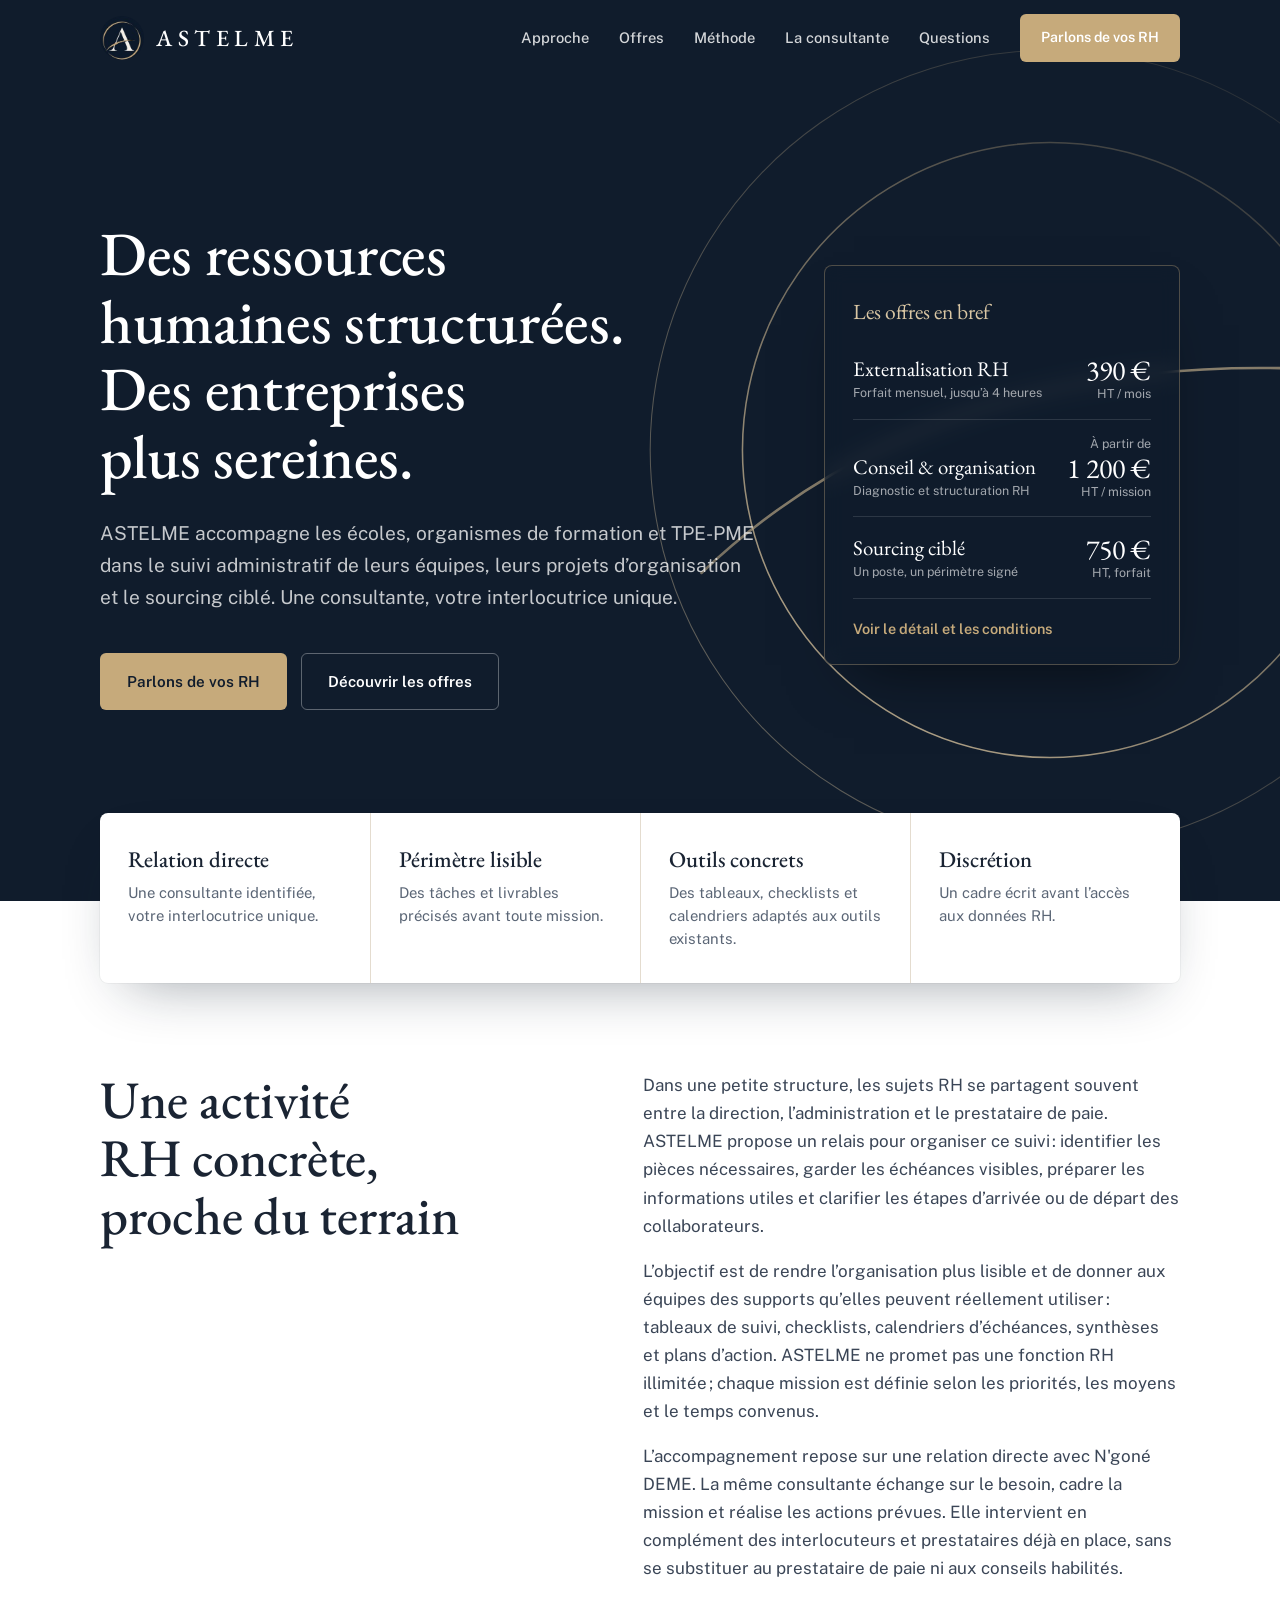
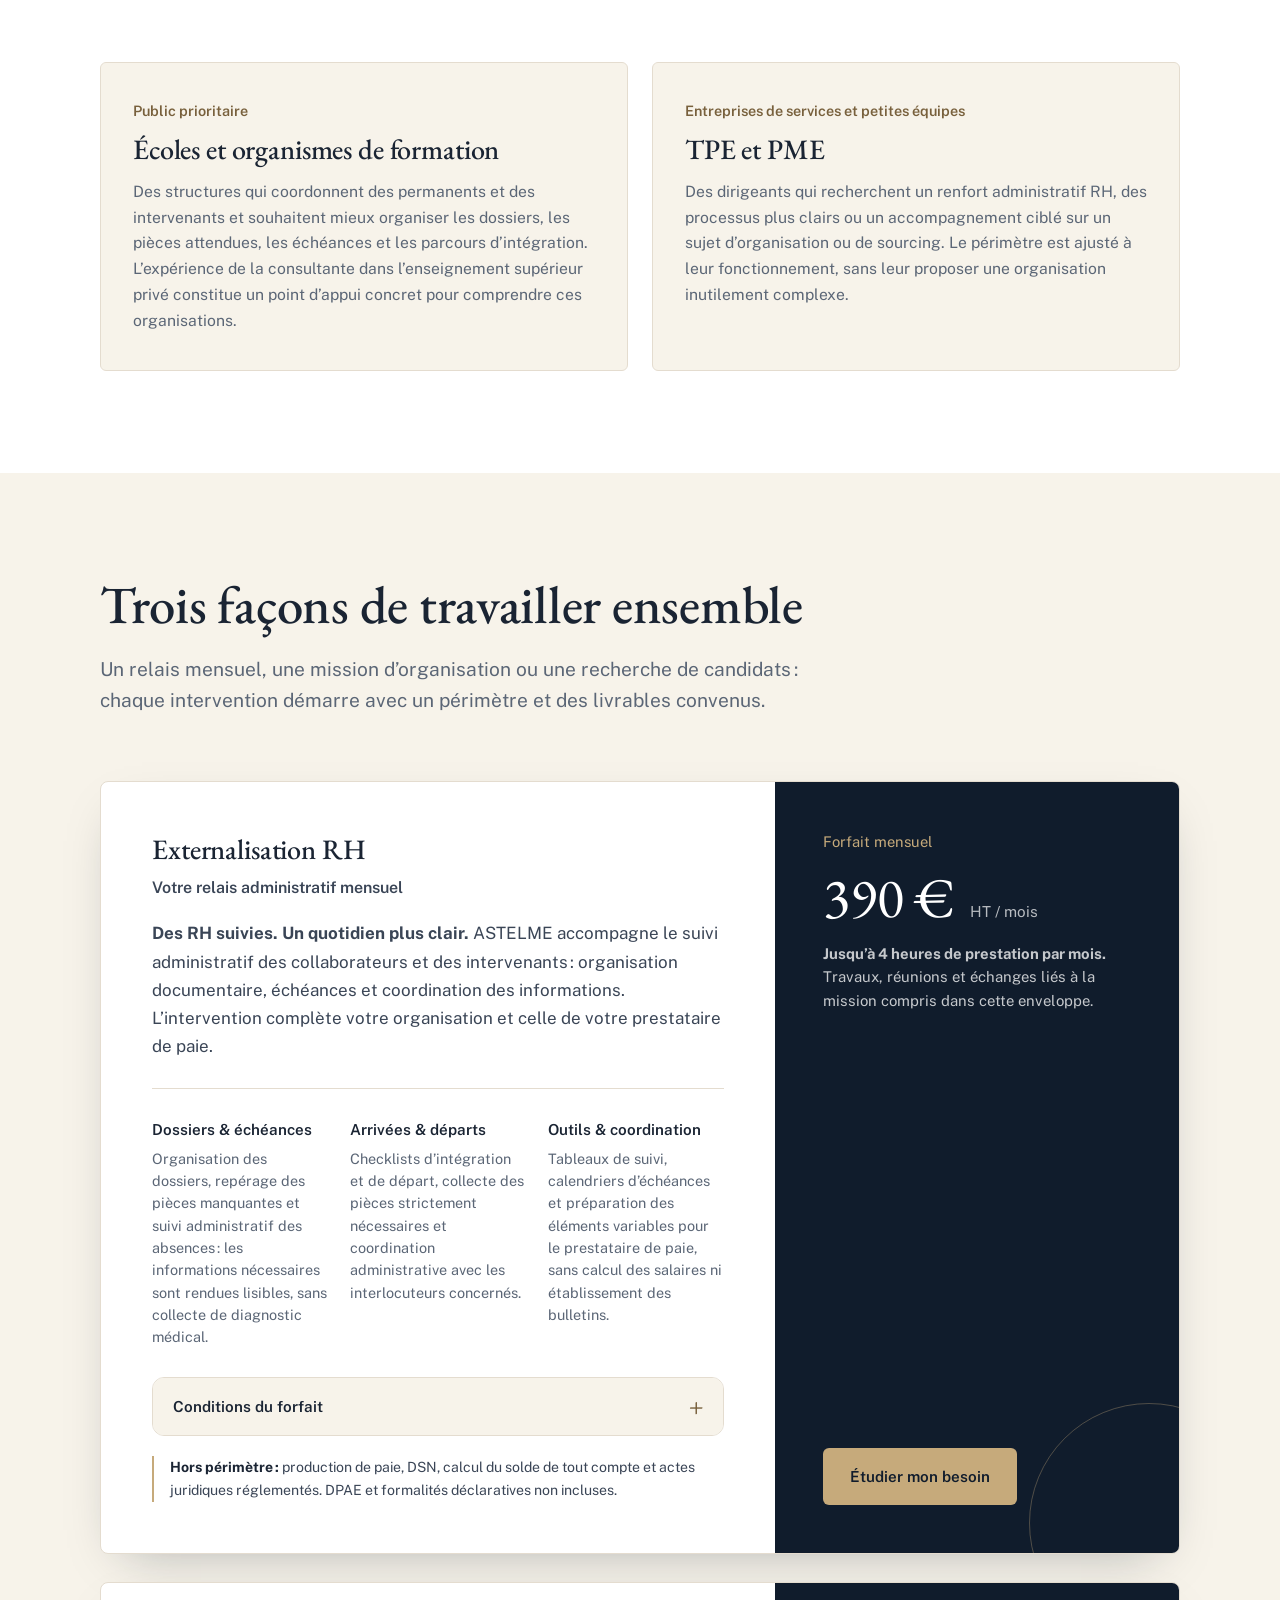
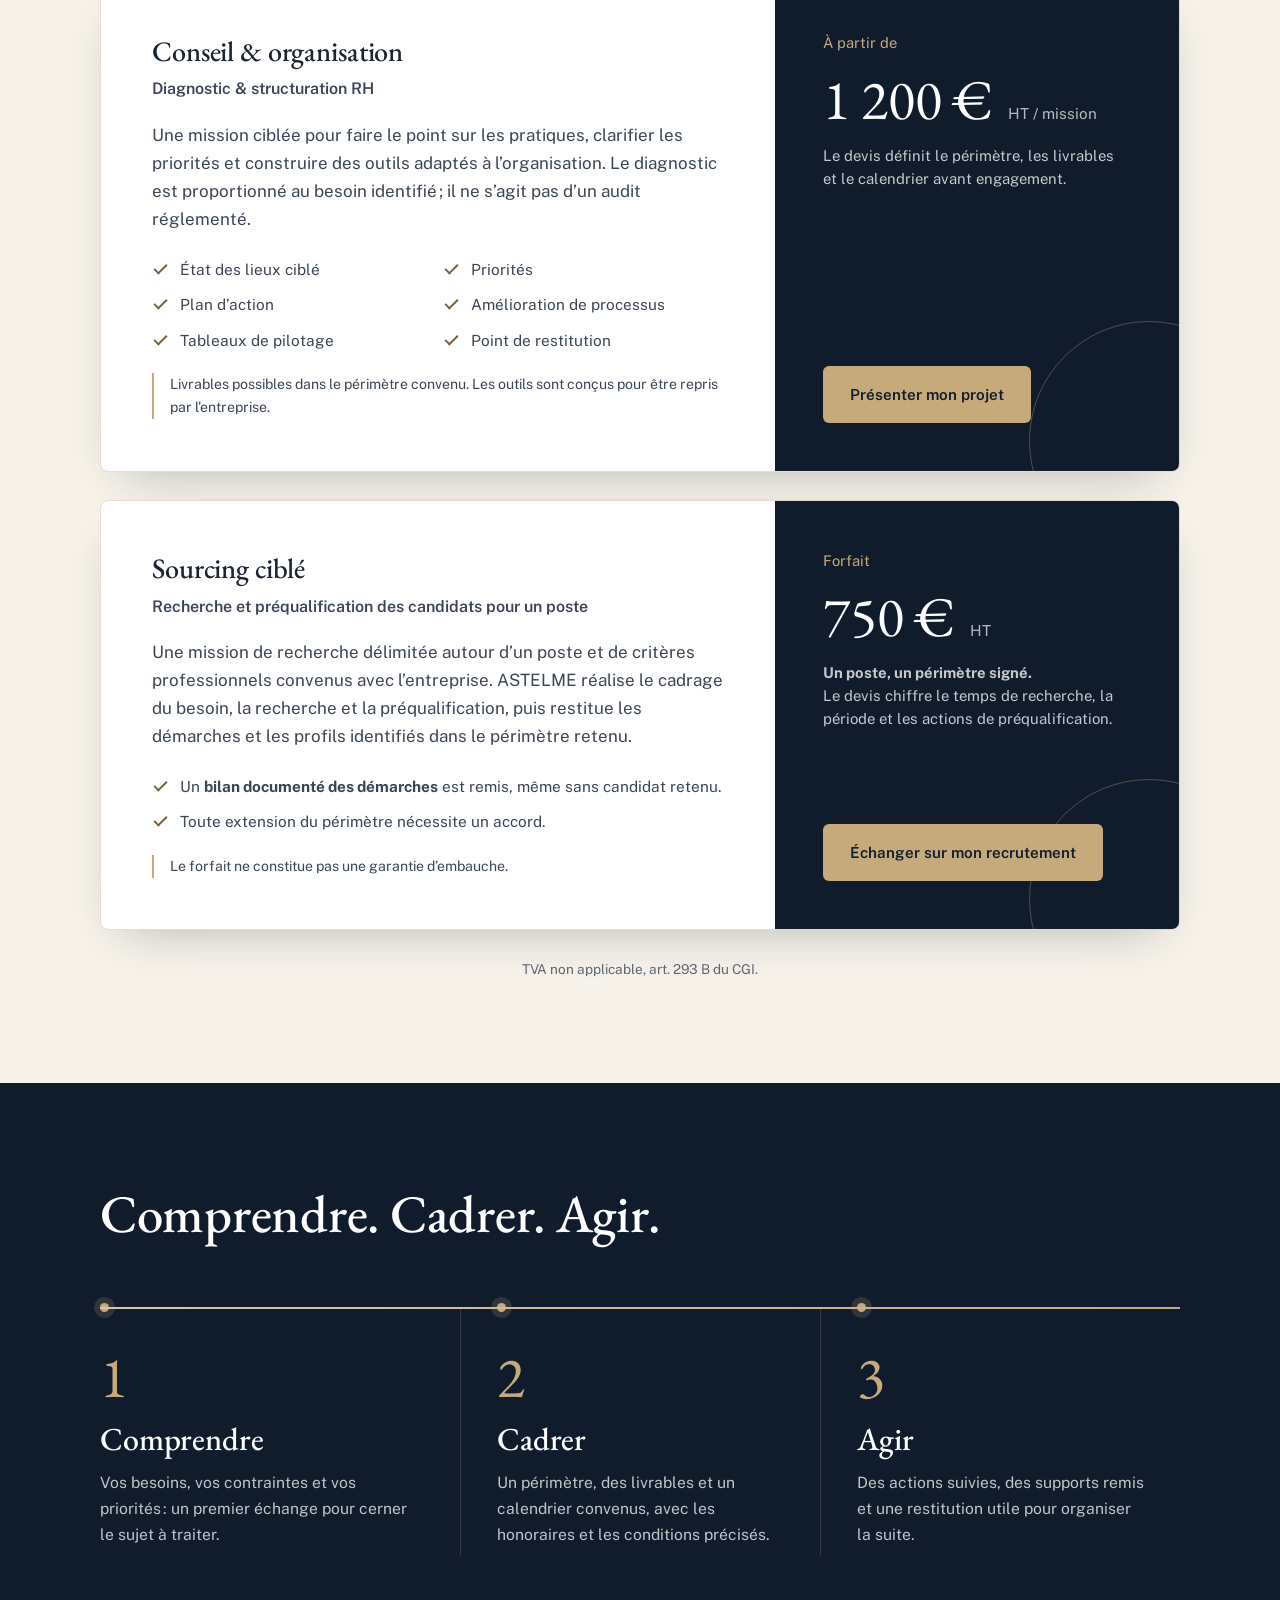
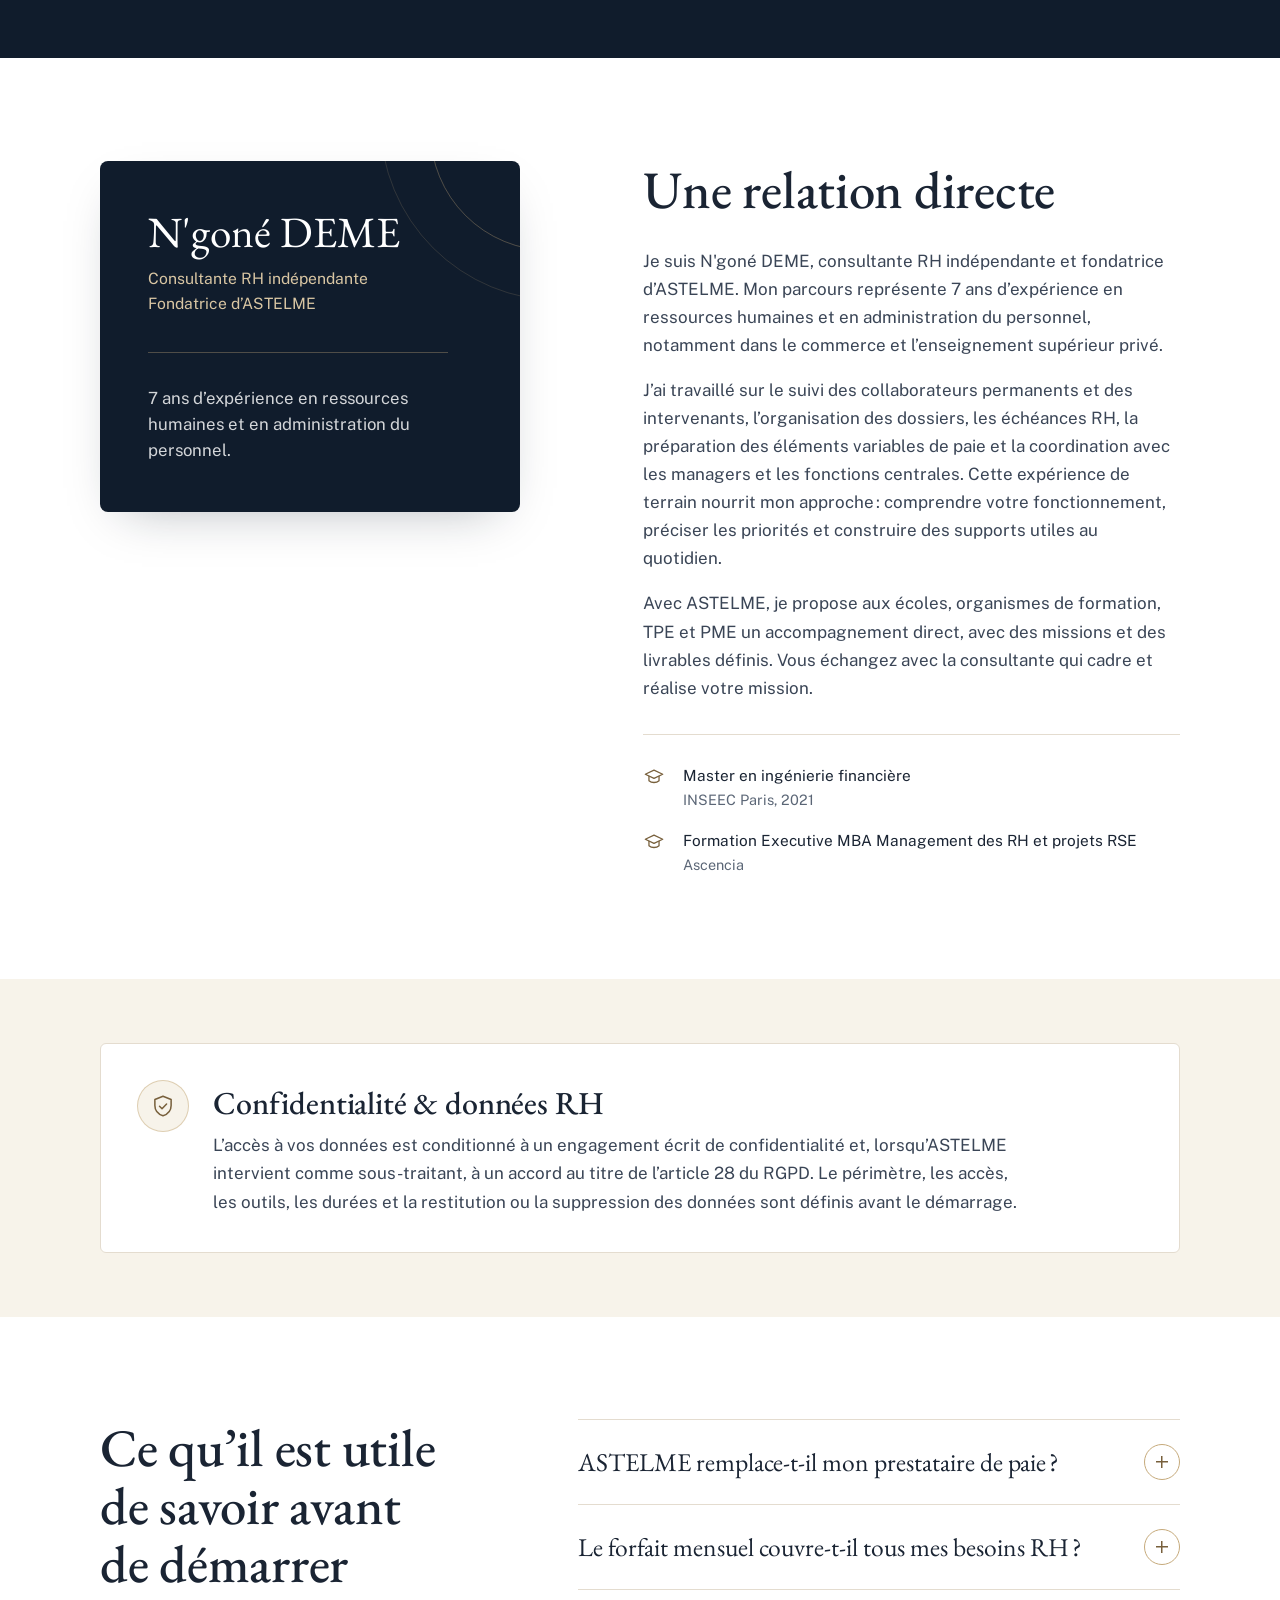
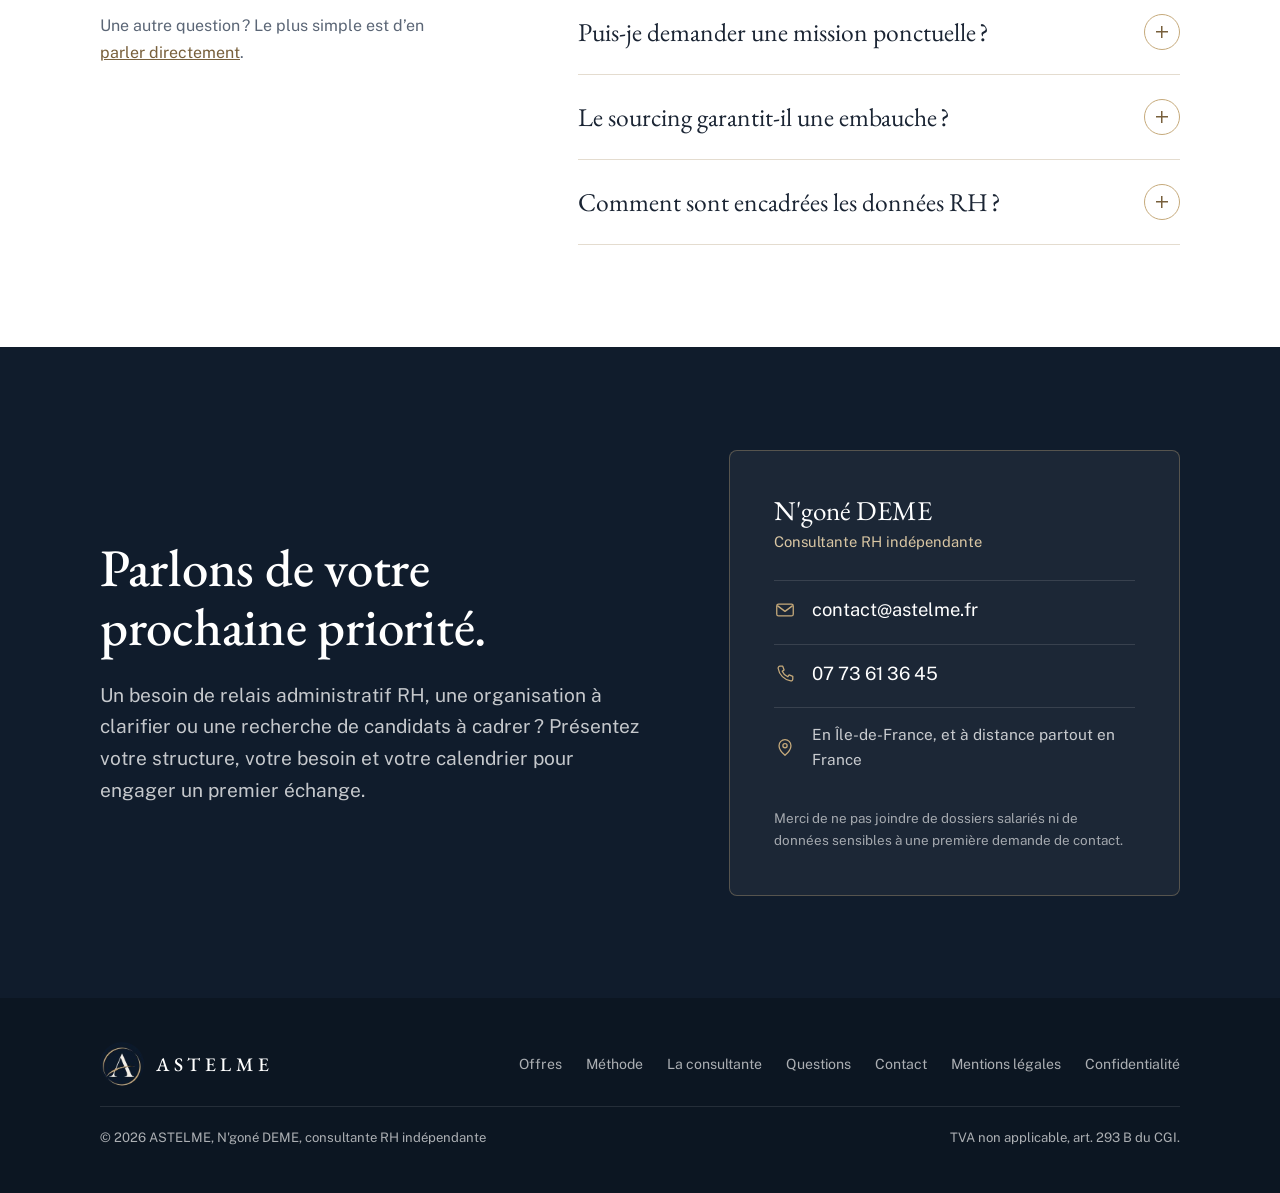
<file: index.html>
<!DOCTYPE html>
<html lang="fr">
<head>
  <meta charset="utf-8">
  <meta name="viewport" content="width=device-width, initial-scale=1">
  <title>ASTELME, conseil RH, externalisation RH et organisation</title>
  <meta name="description" content="ASTELME accompagne les écoles, organismes de formation et TPE-PME dans le suivi administratif de leurs équipes, leurs projets d’organisation et le sourcing ciblé. Une consultante, votre interlocutrice unique.">
  <meta name="theme-color" content="#101c2c">

  <meta property="og:type" content="website">
  <meta property="og:locale" content="fr_FR">
  <meta property="og:site_name" content="ASTELME">
  <meta property="og:title" content="ASTELME. Des ressources humaines structurées. Des entreprises plus sereines.">
  <meta property="og:description" content="Conseil RH, externalisation RH et organisation. Une consultante, votre interlocutrice unique.">
  <meta property="og:image" content="assets/img/banniere-astelme.jpg">

  <link rel="icon" href="assets/img/logo-astelme.jpg">
  <link rel="apple-touch-icon" href="assets/img/logo-astelme.jpg">
  <link rel="preload" href="assets/fonts/eb-garamond.woff2" as="font" type="font/woff2" crossorigin>
  <link rel="preload" href="assets/fonts/public-sans.woff2" as="font" type="font/woff2" crossorigin>
  <link rel="stylesheet" href="assets/css/style.css">
  <script>document.documentElement.classList.add("js");</script>

  <script type="application/ld+json">
  {
    "@context": "https://schema.org",
    "@type": "ProfessionalService",
    "name": "ASTELME",
    "description": "Conseil RH, externalisation RH et organisation pour les écoles, organismes de formation et TPE-PME.",
    "email": "contact@astelme.fr",
    "telephone": "+33773613645",
    "areaServed": "FR",
    "founder": { "@type": "Person", "name": "N'goné DEME", "jobTitle": "Consultante RH indépendante" }
  }
  </script>
</head>
<body>
  <a class="skip" href="#contenu">Aller au contenu</a>

  <header class="header">
    <div class="wrap header-inner">
      <a class="brand" href="#accueil" aria-label="ASTELME, retour en haut de page">
        <span class="brand-mark" aria-hidden="true"></span>
        <span class="brand-name">ASTELME</span>
      </a>
      <button class="burger" type="button" aria-label="Ouvrir le menu" aria-expanded="false" aria-controls="nav">
        <span></span><span></span><span></span>
      </button>
      <nav class="nav" id="nav" aria-label="Navigation principale">
        <a href="#approche">Approche</a>
        <a href="#offres">Offres</a>
        <a href="#methode">Méthode</a>
        <a href="#consultante">La consultante</a>
        <a href="#faq">Questions</a>
        <a class="btn btn-gold" href="#contact">Parlons de vos RH</a>
      </nav>
    </div>
  </header>

  <main id="contenu">

    <!-- ============ ACCUEIL ============ -->
    <section class="hero on-dark" id="accueil">
      <svg class="hero-arcs" viewBox="0 0 800 800" fill="none" aria-hidden="true">
        <defs>
          <linearGradient id="or" x1="0" y1="0" x2="1" y2="1">
            <stop offset="0" stop-color="#d9c6a3"/>
            <stop offset="1" stop-color="#c6aa7b" stop-opacity="0.15"/>
          </linearGradient>
        </defs>
        <circle class="trace trace-1" pathLength="1" cx="400" cy="400" r="300" stroke="url(#or)" stroke-width="1.5" transform="rotate(-100 400 400)"/>
        <circle class="trace trace-2" pathLength="1" cx="400" cy="400" r="390" stroke="url(#or)" stroke-width="1" opacity="0.5" transform="rotate(-80 400 400)"/>
        <path class="trace trace-3" pathLength="1" d="M60 520 C 260 330, 520 300, 760 330" stroke="url(#or)" stroke-width="2.5" stroke-linecap="round"/>
      </svg>

      <div class="wrap hero-grid">
        <div class="hero-content">
          <h1 class="titre-signe"><span class="ligne"><span>Des ressources humaines structurées.</span></span> <span class="ligne"><span>Des entreprises plus sereines.</span></span></h1>
          <p class="lead reveal" style="--d:1.15s">ASTELME accompagne les écoles, organismes de formation et TPE-PME dans le suivi administratif de leurs équipes, leurs projets d’organisation et le sourcing ciblé. Une consultante, votre interlocutrice unique.</p>
          <div class="hero-cta reveal" style="--d:1.3s">
            <a class="btn btn-gold" href="#contact">Parlons de vos RH</a>
            <a class="btn btn-ghost" href="#offres">Découvrir les offres</a>
          </div>
        </div>

        <aside class="hero-card reveal" style="--d:1.45s" aria-labelledby="titre-offres-bref">
          <p class="hero-card-title" id="titre-offres-bref">Les offres en bref</p>
          <a class="hero-offer" href="#externalisation">
            <span class="ho-name">Externalisation RH<small>Forfait mensuel, jusqu’à 4 heures</small></span>
            <span class="ho-price">390 €<small>HT / mois</small></span>
          </a>
          <a class="hero-offer" href="#conseil">
            <span class="ho-name">Conseil &amp; organisation<small>Diagnostic et structuration RH</small></span>
            <span class="ho-price"><small class="from">À partir de</small>1 200 €<small>HT / mission</small></span>
          </a>
          <a class="hero-offer" href="#sourcing">
            <span class="ho-name">Sourcing ciblé<small>Un poste, un périmètre signé</small></span>
            <span class="ho-price">750 €<small>HT, forfait</small></span>
          </a>
          <a class="hero-card-link" href="#offres">Voir le détail et les conditions</a>
        </aside>
      </div>
    </section>

    <!-- ============ REPÈRES ============ -->
    <section class="pillars-band" aria-label="Ce qui caractérise ASTELME">
      <div class="wrap">
        <ol class="pillars-panel">
          <li>
            <h3>Relation directe</h3>
            <p>Une consultante identifiée, votre interlocutrice unique.</p>
          </li>
          <li>
            <h3>Périmètre lisible</h3>
            <p>Des tâches et livrables précisés avant toute mission.</p>
          </li>
          <li>
            <h3>Outils concrets</h3>
            <p>Des tableaux, checklists et calendriers adaptés aux outils existants.</p>
          </li>
          <li>
            <h3>Discrétion</h3>
            <p>Un cadre écrit avant l’accès aux données RH.</p>
          </li>
        </ol>
      </div>
    </section>

    <!-- ============ APPROCHE & PUBLICS ============ -->
    <section class="section section-white" id="approche">
      <div class="wrap">
        <div class="split">
          <div class="sticky">
            <h2>Une activité RH concrète, proche du terrain</h2>
          </div>
          <div class="prose">
            <p>Dans une petite structure, les sujets RH se partagent souvent entre la direction, l’administration et le prestataire de paie. ASTELME propose un relais pour organiser ce suivi : identifier les pièces nécessaires, garder les échéances visibles, préparer les informations utiles et clarifier les étapes d’arrivée ou de départ des collaborateurs.</p>
            <p>L’objectif est de rendre l’organisation plus lisible et de donner aux équipes des supports qu’elles peuvent réellement utiliser : tableaux de suivi, checklists, calendriers d’échéances, synthèses et plans d’action. ASTELME ne promet pas une fonction RH illimitée ; chaque mission est définie selon les priorités, les moyens et le temps convenus.</p>
            <p>L’accompagnement repose sur une relation directe avec N'goné DEME. La même consultante échange sur le besoin, cadre la mission et réalise les actions prévues. Elle intervient en complément des interlocuteurs et prestataires déjà en place, sans se substituer au prestataire de paie ni aux conseils habilités.</p>
          </div>
        </div>

        <div class="publics">
          <article class="public">
            <span class="tag">Public prioritaire</span>
            <h3>Écoles et organismes de formation</h3>
            <p>Des structures qui coordonnent des permanents et des intervenants et souhaitent mieux organiser les dossiers, les pièces attendues, les échéances et les parcours d’intégration. L’expérience de la consultante dans l’enseignement supérieur privé constitue un point d’appui concret pour comprendre ces organisations.</p>
          </article>
          <article class="public">
            <span class="tag">Entreprises de services et petites équipes</span>
            <h3>TPE et PME</h3>
            <p>Des dirigeants qui recherchent un renfort administratif RH, des processus plus clairs ou un accompagnement ciblé sur un sujet d’organisation ou de sourcing. Le périmètre est ajusté à leur fonctionnement, sans leur proposer une organisation inutilement complexe.</p>
          </article>
        </div>
      </div>
    </section>

    <!-- ============ OFFRES ============ -->
    <section class="section" id="offres">
      <div class="wrap">
        <div class="section-head">
          <h2>Trois façons de travailler ensemble</h2>
          <p class="lead">Un relais mensuel, une mission d’organisation ou une recherche de candidats : chaque intervention démarre avec un périmètre et des livrables convenus.</p>
        </div>

        <div class="offers">

          <!-- Offre 1 -->
          <article class="offer" id="externalisation">
            <div class="offer-body">
              <h3>Externalisation RH</h3>
              <p class="offer-kicker">Votre relais administratif mensuel</p>
              <p><strong>Des RH suivies. Un quotidien plus clair.</strong> ASTELME accompagne le suivi administratif des collaborateurs et des intervenants : organisation documentaire, échéances et coordination des informations. L’intervention complète votre organisation et celle de votre prestataire de paie.</p>

              <div class="features">
                <div>
                  <h4>Dossiers &amp; échéances</h4>
                  <p>Organisation des dossiers, repérage des pièces manquantes et suivi administratif des absences : les informations nécessaires sont rendues lisibles, sans collecte de diagnostic médical.</p>
                </div>
                <div>
                  <h4>Arrivées &amp; départs</h4>
                  <p>Checklists d’intégration et de départ, collecte des pièces strictement nécessaires et coordination administrative avec les interlocuteurs concernés.</p>
                </div>
                <div>
                  <h4>Outils &amp; coordination</h4>
                  <p>Tableaux de suivi, calendriers d’échéances et préparation des éléments variables pour le prestataire de paie, sans calcul des salaires ni établissement des bulletins.</p>
                </div>
              </div>

              <details class="conditions">
                <summary>Conditions du forfait</summary>
                <dl>
                  <div><dt>Durée</dt><dd>3 mois initiaux, puis reconduction mensuelle.</dd></div>
                  <div><dt>Préavis</dt><dd>30 jours.</dd></div>
                  <div><dt>Heures inutilisées</dt><dd>Forfait dû en cas de sous-utilisation par le client ; heures non reportables.</dd></div>
                  <div><dt>Heures complémentaires</dt><dd>100 € HT/h, uniquement après accord écrit.</dd></div>
                  <div><dt>Besoin plus important</dt><dd>Dès 8 h de besoin, forfait personnalisé sur devis.</dd></div>
                </dl>
              </details>

              <p class="note"><strong>Hors périmètre :</strong> production de paie, DSN, calcul du solde de tout compte et actes juridiques réglementés. DPAE et formalités déclaratives non incluses.</p>
            </div>
            <aside class="offer-price">
              <span class="price-prefix">Forfait mensuel</span>
              <div class="price">390 € <small>HT / mois</small></div>
              <p><strong>Jusqu’à 4 heures de prestation par mois.</strong><br>Travaux, réunions et échanges liés à la mission compris dans cette enveloppe.</p>
              <a class="btn btn-gold" href="mailto:contact@astelme.fr?subject=Demande%20d%E2%80%99information%20%3A%20externalisation%20RH">Étudier mon besoin</a>
            </aside>
          </article>

          <!-- Offre 2 -->
          <article class="offer" id="conseil">
            <div class="offer-body">
              <h3>Conseil &amp; organisation</h3>
              <p class="offer-kicker">Diagnostic &amp; structuration RH</p>
              <p>Une mission ciblée pour faire le point sur les pratiques, clarifier les priorités et construire des outils adaptés à l’organisation. Le diagnostic est proportionné au besoin identifié ; il ne s’agit pas d’un audit réglementé.</p>
              <ul class="checks two" aria-label="Livrables possibles dans le périmètre convenu">
                <li>État des lieux ciblé</li>
                <li>Priorités</li>
                <li>Plan d’action</li>
                <li>Amélioration de processus</li>
                <li>Tableaux de pilotage</li>
                <li>Point de restitution</li>
              </ul>
              <p class="note">Livrables possibles dans le périmètre convenu. Les outils sont conçus pour être repris par l’entreprise.</p>
            </div>
            <aside class="offer-price">
              <span class="price-prefix">À partir de</span>
              <div class="price">1 200 € <small>HT / mission</small></div>
              <p>Le devis définit le périmètre, les livrables et le calendrier avant engagement.</p>
              <a class="btn btn-gold" href="mailto:contact@astelme.fr?subject=Demande%20d%E2%80%99information%20%3A%20conseil%20et%20organisation">Présenter mon projet</a>
            </aside>
          </article>

          <!-- Offre 3 -->
          <article class="offer" id="sourcing">
            <div class="offer-body">
              <h3>Sourcing ciblé</h3>
              <p class="offer-kicker">Recherche et préqualification des candidats pour un poste</p>
              <p>Une mission de recherche délimitée autour d’un poste et de critères professionnels convenus avec l’entreprise. ASTELME réalise le cadrage du besoin, la recherche et la préqualification, puis restitue les démarches et les profils identifiés dans le périmètre retenu.</p>
              <ul class="checks">
                <li>Un <strong>bilan documenté des démarches</strong> est remis, même sans candidat retenu.</li>
                <li>Toute extension du périmètre nécessite un accord.</li>
              </ul>
              <p class="note">Le forfait ne constitue pas une garantie d’embauche.</p>
            </div>
            <aside class="offer-price">
              <span class="price-prefix">Forfait</span>
              <div class="price">750 € <small>HT</small></div>
              <p><strong>Un poste, un périmètre signé.</strong><br>Le devis chiffre le temps de recherche, la période et les actions de préqualification.</p>
              <a class="btn btn-gold" href="mailto:contact@astelme.fr?subject=Demande%20d%E2%80%99information%20%3A%20sourcing%20cibl%C3%A9">Échanger sur mon recrutement</a>
            </aside>
          </article>

        </div>

        <p class="tva">TVA non applicable, art. 293 B du CGI.</p>
      </div>
    </section>

    <!-- ============ MÉTHODE ============ -->
    <section class="section section-dark on-dark" id="methode">
      <div class="wrap">
        <div class="section-head">
          <h2>Comprendre. Cadrer. Agir.</h2>
        </div>
        <div class="steps">
          <div class="step">
            <div class="step-num">1</div>
            <h3>Comprendre</h3>
            <p>Vos besoins, vos contraintes et vos priorités : un premier échange pour cerner le sujet à traiter.</p>
          </div>
          <div class="step">
            <div class="step-num">2</div>
            <h3>Cadrer</h3>
            <p>Un périmètre, des livrables et un calendrier convenus, avec les honoraires et les conditions précisés.</p>
          </div>
          <div class="step">
            <div class="step-num">3</div>
            <h3>Agir</h3>
            <p>Des actions suivies, des supports remis et une restitution utile pour organiser la suite.</p>
          </div>
        </div>
      </div>
    </section>

    <!-- ============ LA CONSULTANTE ============ -->
    <section class="section section-white" id="consultante">
      <div class="wrap">
        <div class="split">
          <div class="sticky">
            <div class="portrait">
              <div class="name">N'goné DEME</div>
              <div class="role">Consultante RH indépendante<br>Fondatrice d’ASTELME</div>
              <p class="fact">7 ans d’expérience en ressources humaines et en administration du personnel.</p>
            </div>
          </div>
          <div>
            <h2>Une relation directe</h2>
            <div class="prose" style="margin-top:28px">
              <p>Je suis N'goné DEME, consultante RH indépendante et fondatrice d’ASTELME. Mon parcours représente 7 ans d’expérience en ressources humaines et en administration du personnel, notamment dans le commerce et l’enseignement supérieur privé.</p>
              <p>J’ai travaillé sur le suivi des collaborateurs permanents et des intervenants, l’organisation des dossiers, les échéances RH, la préparation des éléments variables de paie et la coordination avec les managers et les fonctions centrales. Cette expérience de terrain nourrit mon approche : comprendre votre fonctionnement, préciser les priorités et construire des supports utiles au quotidien.</p>
              <p>Avec ASTELME, je propose aux écoles, organismes de formation, TPE et PME un accompagnement direct, avec des missions et des livrables définis. Vous échangez avec la consultante qui cadre et réalise votre mission.</p>
            </div>
            <ul class="parcours" aria-label="Repères de parcours">
              <li>
                <svg viewBox="0 0 24 24" fill="none" stroke="currentColor" stroke-width="1.4" stroke-linecap="round" stroke-linejoin="round" aria-hidden="true"><path d="M2.500 9 12 4.500 21.500 9 12 13.500 2.500 9Z"/><path d="M6.500 11.200V16c1.500 1.400 3.400 2 5.500 2s4-.6 5.500-2v-4.800"/></svg>
                <div>Master en ingénierie financière<span>INSEEC Paris, 2021</span></div>
              </li>
              <li>
                <svg viewBox="0 0 24 24" fill="none" stroke="currentColor" stroke-width="1.4" stroke-linecap="round" stroke-linejoin="round" aria-hidden="true"><path d="M2.500 9 12 4.500 21.500 9 12 13.500 2.500 9Z"/><path d="M6.500 11.200V16c1.500 1.400 3.400 2 5.500 2s4-.6 5.500-2v-4.800"/></svg>
                <div>Formation Executive MBA Management des RH et projets RSE<span>Ascencia</span></div>
              </li>
            </ul>
          </div>
        </div>
      </div>
    </section>

    <!-- ============ CONFIDENTIALITÉ ============ -->
    <section class="section-tight" aria-labelledby="titre-confidentialite">
      <div class="wrap">
        <div class="privacy">
          <span class="privacy-icon"><svg viewBox="0 0 24 24" fill="none" stroke="currentColor" stroke-width="1.400" stroke-linecap="round" stroke-linejoin="round" aria-hidden="true"><path d="M12 3 4.500 6v5.500c0 4.600 3.100 8 7.500 9.500 4.400-1.500 7.500-4.900 7.500-9.500V6L12 3Z"/><path d="m8.800 12.200 2.300 2.300 4.200-4.400"/></svg></span>
          <div>
            <h2 id="titre-confidentialite">Confidentialité &amp; données RH</h2>
            <p>L’accès à vos données est conditionné à un engagement écrit de confidentialité et, lorsqu’ASTELME intervient comme sous-traitant, à un accord au titre de l’article 28 du RGPD. Le périmètre, les accès, les outils, les durées et la restitution ou la suppression des données sont définis avant le démarrage.</p>
          </div>
        </div>
      </div>
    </section>

    <!-- ============ FAQ ============ -->
    <section class="section section-white" id="faq">
      <div class="wrap faq-layout">
        <div class="section-head sticky">
          <h2>Ce qu’il est utile de savoir avant de démarrer</h2>
          <p class="lead">Une autre question ? Le plus simple est d’en <a href="#contact">parler directement</a>.</p>
        </div>
        <div class="faq">
          <details>
            <summary>ASTELME remplace-t-il mon prestataire de paie ?</summary>
            <p>Non. ASTELME peut préparer les éléments variables et coordonner leur transmission dans le cadre convenu. Le calcul des salaires, l’établissement des bulletins et la DSN sont exclus.</p>
          </details>
          <details>
            <summary>Le forfait mensuel couvre-t-il tous mes besoins RH ?</summary>
            <p>Non. Il comprend jusqu’à 4 heures de travaux, réunions et échanges. Les priorités sont définies au démarrage. Tout complément nécessite un accord écrit ; un forfait personnalisé peut être étudié dès 8 heures de besoin.</p>
          </details>
          <details>
            <summary>Puis-je demander une mission ponctuelle ?</summary>
            <p>Oui. Le conseil et le sourcing sont proposés sur des missions ciblées. Le devis fixe le périmètre, les livrables et le calendrier.</p>
          </details>
          <details>
            <summary>Le sourcing garantit-il une embauche ?</summary>
            <p>Non. Il porte sur des moyens de recherche et de préqualification définis avant engagement. Un bilan des démarches est remis, même sans candidat retenu.</p>
          </details>
          <details>
            <summary>Comment sont encadrées les données RH ?</summary>
            <p>Le cadre de confidentialité, les accès, les outils et les modalités de traitement sont définis avant le démarrage. Les dossiers salariés ou données sensibles ne sont pas à joindre à une première demande de contact.</p>
          </details>
        </div>
      </div>
    </section>

    <!-- ============ CONTACT ============ -->
    <section class="section contact on-dark" id="contact">
      <div class="wrap contact-grid">
        <div>
          <h2>Parlons de votre prochaine priorité.</h2>
          <p class="lead" style="margin-top:24px">Un besoin de relais administratif RH, une organisation à clarifier ou une recherche de candidats à cadrer ? Présentez votre structure, votre besoin et votre calendrier pour engager un premier échange.</p>
        </div>
        <div class="contact-card">
          <div class="who">N'goné DEME</div>
          <div class="role">Consultante RH indépendante</div>
          <ul class="contact-list">
            <li>
              <a href="mailto:contact@astelme.fr?subject=Prise%20de%20contact">
                <svg viewBox="0 0 24 24" fill="none" stroke="currentColor" stroke-width="1.400" stroke-linecap="round" stroke-linejoin="round" aria-hidden="true"><rect x="3" y="5.500" width="18" height="13" rx="2"/><path d="m4 7.500 8 6 8-6"/></svg>
                contact@astelme.fr
              </a>
            </li>
            <li>
              <a href="tel:+33773613645">
                <svg viewBox="0 0 24 24" fill="none" stroke="currentColor" stroke-width="1.400" stroke-linecap="round" stroke-linejoin="round" aria-hidden="true"><path d="M6.500 3.500h3l1.500 4-2 1.500a11 11 0 0 0 6 6l1.500-2 4 1.500v3a2 2 0 0 1-2.200 2A16.500 16.500 0 0 1 4.500 5.700a2 2 0 0 1 2-2.200Z"/></svg>
                07 73 61 36 45
              </a>
            </li>
            <li>
              <span class="static">
                <svg viewBox="0 0 24 24" fill="none" stroke="currentColor" stroke-width="1.400" stroke-linecap="round" stroke-linejoin="round" aria-hidden="true"><path d="M12 21s6.500-5.600 6.500-10.500a6.500 6.500 0 0 0-13 0C5.500 15.400 12 21 12 21Z"/><circle cx="12" cy="10.500" r="2.300"/></svg>
                En Île-de-France, et à distance partout en France
              </span>
            </li>
          </ul>
          <p class="contact-note">Merci de ne pas joindre de dossiers salariés ni de données sensibles à une première demande de contact.</p>
        </div>
      </div>
    </section>

  </main>

  <footer class="footer">
    <div class="wrap footer-inner">
      <a class="brand" href="#accueil">
        <span class="brand-mark" aria-hidden="true"></span>
        <span class="brand-name">ASTELME</span>
      </a>
      <nav aria-label="Liens de pied de page">
        <a href="#offres">Offres</a>
        <a href="#methode">Méthode</a>
        <a href="#consultante">La consultante</a>
        <a href="#faq">Questions</a>
        <a href="#contact">Contact</a>
        <a href="mentions-legales.html">Mentions légales</a>
        <a href="confidentialite.html">Confidentialité</a>
      </nav>
      <div class="footer-legal">
        <span>© 2026 ASTELME, N'goné DEME, consultante RH indépendante</span>
        <span>TVA non applicable, art. 293 B du CGI.</span>
      </div>
    </div>
  </footer>

  <nav class="mobile-bar" aria-label="Contact rapide">
    <a href="tel:+33773613645">
      <svg viewBox="0 0 24 24" fill="none" stroke="currentColor" stroke-width="1.6" stroke-linecap="round" stroke-linejoin="round" aria-hidden="true"><path d="M6.500 3.500h3l1.500 4-2 1.500a11 11 0 0 0 6 6l1.500-2 4 1.500v3a2 2 0 0 1-2.200 2A16.500 16.500 0 0 1 4.500 5.700a2 2 0 0 1 2-2.200Z"/></svg>
      Appeler
    </a>
    <a class="primary" href="mailto:contact@astelme.fr?subject=Prise%20de%20contact">
      <svg viewBox="0 0 24 24" fill="none" stroke="currentColor" stroke-width="1.6" stroke-linecap="round" stroke-linejoin="round" aria-hidden="true"><rect x="3" y="5.500" width="18" height="13" rx="2"/><path d="m4 7.500 8 6 8-6"/></svg>
      Écrire
    </a>
  </nav>

  <script src="assets/js/main.js" defer></script>
</body>
</html>
</file>
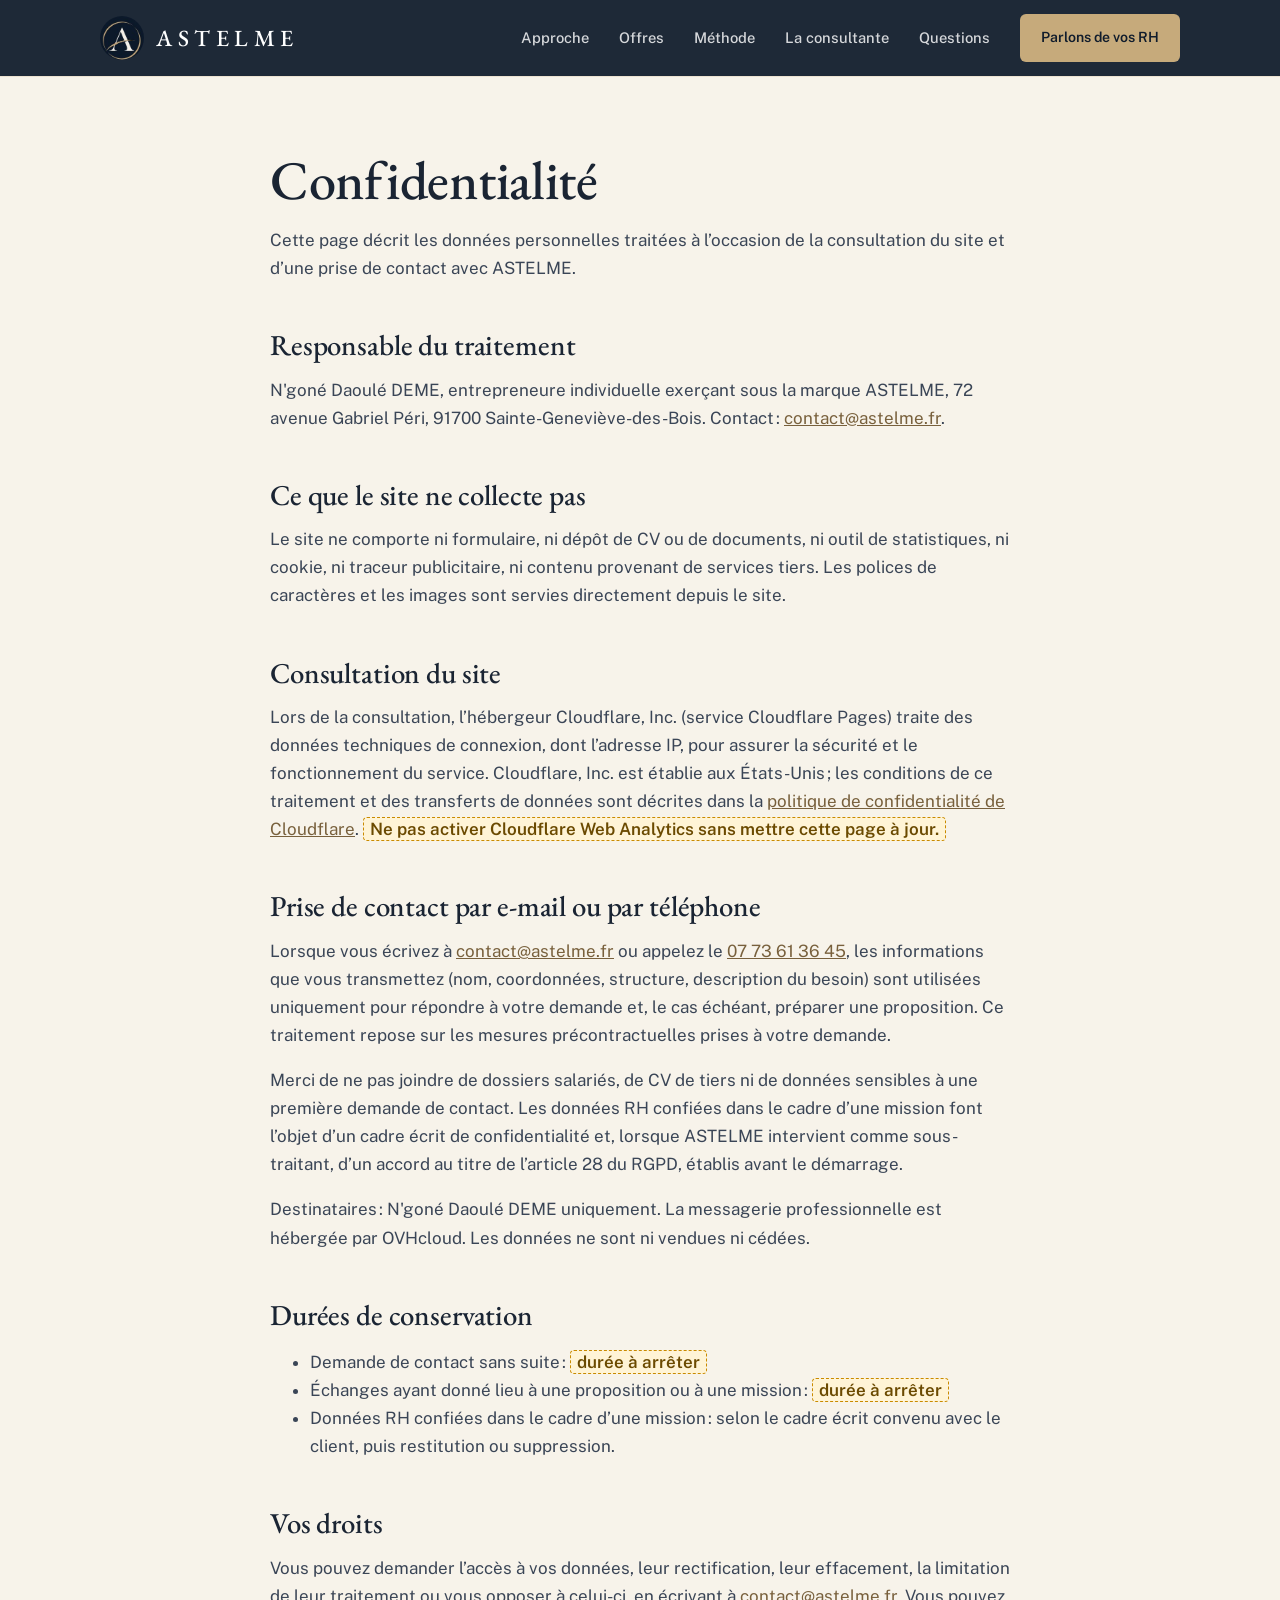
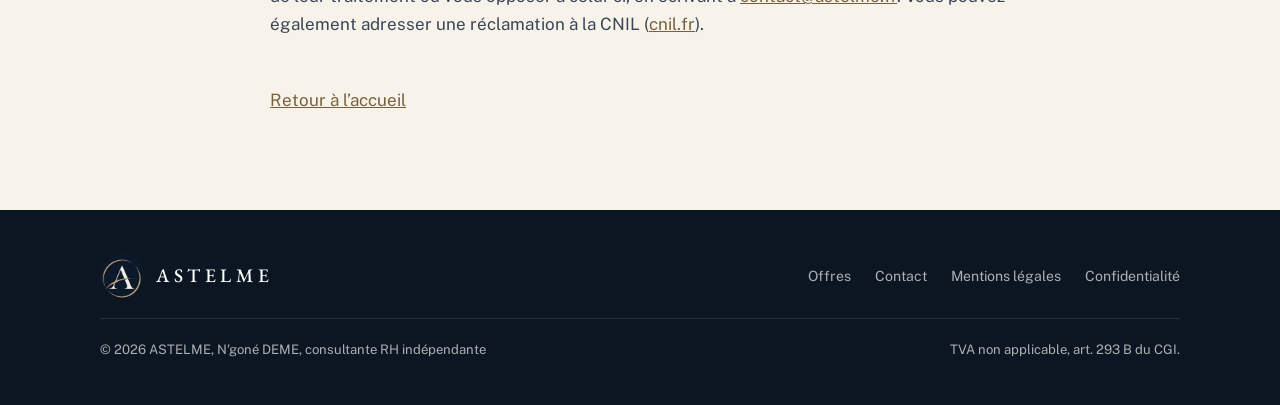
<file: confidentialite.html>
<!DOCTYPE html>
<html lang="fr">
<head>
  <meta charset="utf-8">
  <meta name="viewport" content="width=device-width, initial-scale=1">
  <title>Confidentialité, ASTELME</title>
  <meta name="description" content="Politique de confidentialité du site ASTELME : données traitées lors d’une prise de contact, destinataires et droits.">
  <!-- Retirer la ligne suivante une fois les durées de conservation arrêtées et la page validée -->
  <meta name="robots" content="noindex">
  <meta name="theme-color" content="#101c2c">
  <link rel="icon" href="assets/img/logo-astelme.jpg">
  <link rel="preload" href="assets/fonts/eb-garamond.woff2" as="font" type="font/woff2" crossorigin>
  <link rel="preload" href="assets/fonts/public-sans.woff2" as="font" type="font/woff2" crossorigin>
  <link rel="stylesheet" href="assets/css/style.css">
</head>
<body>
  <a class="skip" href="#contenu">Aller au contenu</a>

  <header class="header solid">
    <div class="wrap header-inner">
      <a class="brand" href="index.html" aria-label="ASTELME, retour à l’accueil">
        <span class="brand-mark" aria-hidden="true"></span>
        <span class="brand-name">ASTELME</span>
      </a>
      <button class="burger" type="button" aria-label="Ouvrir le menu" aria-expanded="false" aria-controls="nav">
        <span></span><span></span><span></span>
      </button>
      <nav class="nav" id="nav" aria-label="Navigation principale">
        <a href="index.html#approche">Approche</a>
        <a href="index.html#offres">Offres</a>
        <a href="index.html#methode">Méthode</a>
        <a href="index.html#consultante">La consultante</a>
        <a href="index.html#faq">Questions</a>
        <a class="btn btn-gold" href="index.html#contact">Parlons de vos RH</a>
      </nav>
    </div>
  </header>

  <main class="legal" id="contenu">
    <div class="wrap">
      <h1>Confidentialité</h1>
      <p>Cette page décrit les données personnelles traitées à l’occasion de la consultation du site et d’une prise de contact avec ASTELME.</p>

      <h2>Responsable du traitement</h2>
      <p>N'goné Daoulé DEME, entrepreneure individuelle exerçant sous la marque ASTELME, 72 avenue Gabriel Péri, 91700 Sainte-Geneviève-des-Bois. Contact : <a href="mailto:contact@astelme.fr">contact@astelme.fr</a>.</p>

      <h2>Ce que le site ne collecte pas</h2>
      <p>Le site ne comporte ni formulaire, ni dépôt de CV ou de documents, ni outil de statistiques, ni cookie, ni traceur publicitaire, ni contenu provenant de services tiers. Les polices de caractères et les images sont servies directement depuis le site.</p>

      <h2>Consultation du site</h2>
      <p>Lors de la consultation, l’hébergeur Cloudflare, Inc. (service Cloudflare Pages) traite des données techniques de connexion, dont l’adresse IP, pour assurer la sécurité et le fonctionnement du service. Cloudflare, Inc. est établie aux États-Unis ; les conditions de ce traitement et des transferts de données sont décrites dans la <a href="https://www.cloudflare.com/fr-fr/privacypolicy/" rel="noopener">politique de confidentialité de Cloudflare</a>. <span class="todo">Ne pas activer Cloudflare Web Analytics sans mettre cette page à jour.</span></p>

      <h2>Prise de contact par e-mail ou par téléphone</h2>
      <p>Lorsque vous écrivez à <a href="mailto:contact@astelme.fr">contact@astelme.fr</a> ou appelez le <a href="tel:+33773613645">07 73 61 36 45</a>, les informations que vous transmettez (nom, coordonnées, structure, description du besoin) sont utilisées uniquement pour répondre à votre demande et, le cas échéant, préparer une proposition. Ce traitement repose sur les mesures précontractuelles prises à votre demande.</p>
      <p>Merci de ne pas joindre de dossiers salariés, de CV de tiers ni de données sensibles à une première demande de contact. Les données RH confiées dans le cadre d’une mission font l’objet d’un cadre écrit de confidentialité et, lorsque ASTELME intervient comme sous-traitant, d’un accord au titre de l’article 28 du RGPD, établis avant le démarrage.</p>
      <p>Destinataires : N'goné Daoulé DEME uniquement. La messagerie professionnelle est hébergée par OVHcloud. Les données ne sont ni vendues ni cédées.</p>

      <h2>Durées de conservation</h2>
      <ul>
        <li>Demande de contact sans suite : <span class="todo">durée à arrêter</span></li>
        <li>Échanges ayant donné lieu à une proposition ou à une mission : <span class="todo">durée à arrêter</span></li>
        <li>Données RH confiées dans le cadre d’une mission : selon le cadre écrit convenu avec le client, puis restitution ou suppression.</li>
      </ul>

      <h2>Vos droits</h2>
      <p>Vous pouvez demander l’accès à vos données, leur rectification, leur effacement, la limitation de leur traitement ou vous opposer à celui-ci, en écrivant à <a href="mailto:contact@astelme.fr">contact@astelme.fr</a>. Vous pouvez également adresser une réclamation à la CNIL (<a href="https://www.cnil.fr" rel="noopener">cnil.fr</a>).</p>

      <p style="margin-top:48px"><a href="index.html">Retour à l’accueil</a></p>
    </div>
  </main>

  <footer class="footer">
    <div class="wrap footer-inner">
      <a class="brand" href="index.html">
        <span class="brand-mark" aria-hidden="true"></span>
        <span class="brand-name">ASTELME</span>
      </a>
      <nav aria-label="Liens de pied de page">
        <a href="index.html#offres">Offres</a>
        <a href="index.html#contact">Contact</a>
        <a href="mentions-legales.html">Mentions légales</a>
        <a href="confidentialite.html">Confidentialité</a>
      </nav>
      <div class="footer-legal">
        <span>© 2026 ASTELME, N'goné DEME, consultante RH indépendante</span>
        <span>TVA non applicable, art. 293 B du CGI.</span>
      </div>
    </div>
  </footer>

  <script src="assets/js/main.js" defer></script>
</body>
</html>
</file>
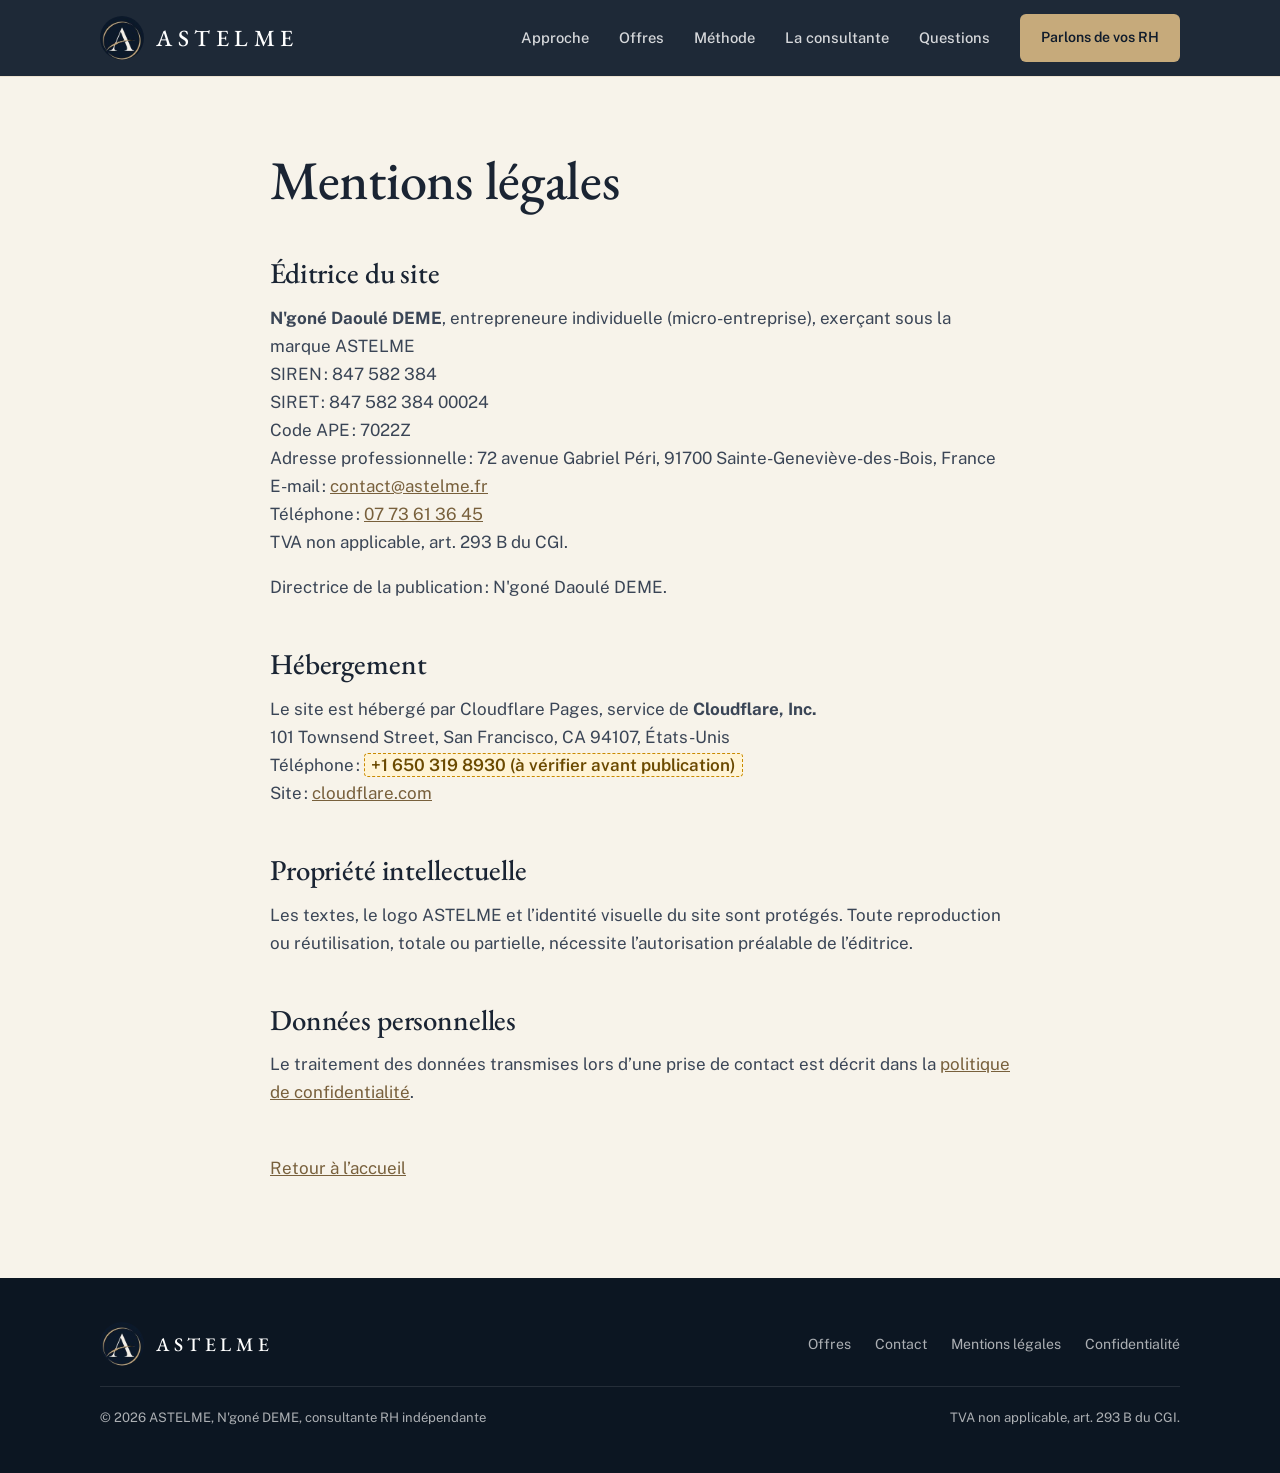
<file: mentions-legales.html>
<!DOCTYPE html>
<html lang="fr">
<head>
  <meta charset="utf-8">
  <meta name="viewport" content="width=device-width, initial-scale=1">
  <title>Mentions légales, ASTELME</title>
  <meta name="description" content="Mentions légales du site ASTELME : éditrice, hébergeur et propriété intellectuelle.">
  <meta name="theme-color" content="#101c2c">
  <link rel="icon" href="assets/img/logo-astelme.jpg">
  <link rel="preload" href="assets/fonts/eb-garamond.woff2" as="font" type="font/woff2" crossorigin>
  <link rel="preload" href="assets/fonts/public-sans.woff2" as="font" type="font/woff2" crossorigin>
  <link rel="stylesheet" href="assets/css/style.css">
</head>
<body>
  <a class="skip" href="#contenu">Aller au contenu</a>

  <header class="header solid">
    <div class="wrap header-inner">
      <a class="brand" href="index.html" aria-label="ASTELME, retour à l’accueil">
        <span class="brand-mark" aria-hidden="true"></span>
        <span class="brand-name">ASTELME</span>
      </a>
      <button class="burger" type="button" aria-label="Ouvrir le menu" aria-expanded="false" aria-controls="nav">
        <span></span><span></span><span></span>
      </button>
      <nav class="nav" id="nav" aria-label="Navigation principale">
        <a href="index.html#approche">Approche</a>
        <a href="index.html#offres">Offres</a>
        <a href="index.html#methode">Méthode</a>
        <a href="index.html#consultante">La consultante</a>
        <a href="index.html#faq">Questions</a>
        <a class="btn btn-gold" href="index.html#contact">Parlons de vos RH</a>
      </nav>
    </div>
  </header>

  <main class="legal" id="contenu">
    <div class="wrap">
      <h1>Mentions légales</h1>

      <h2>Éditrice du site</h2>
      <p>
        <strong>N'goné Daoulé DEME</strong>, entrepreneure individuelle (micro-entreprise), exerçant sous la marque ASTELME<br>
        SIREN : 847 582 384<br>
        SIRET : 847 582 384 00024<br>
        Code APE : 7022Z<br>
        Adresse professionnelle : 72 avenue Gabriel Péri, 91700 Sainte-Geneviève-des-Bois, France<br>
        E-mail : <a href="mailto:contact@astelme.fr">contact@astelme.fr</a><br>
        Téléphone : <a href="tel:+33773613645">07 73 61 36 45</a><br>
        TVA non applicable, art. 293 B du CGI.
      </p>
      <p>Directrice de la publication : N'goné Daoulé DEME.</p>

      <h2>Hébergement</h2>
      <p>
        Le site est hébergé par Cloudflare Pages, service de <strong>Cloudflare, Inc.</strong><br>
        101 Townsend Street, San Francisco, CA 94107, États-Unis<br>
        Téléphone : <span class="todo">+1 650 319 8930 (à vérifier avant publication)</span><br>
        Site : <a href="https://www.cloudflare.com" rel="noopener">cloudflare.com</a>
      </p>

      <h2>Propriété intellectuelle</h2>
      <p>Les textes, le logo ASTELME et l’identité visuelle du site sont protégés. Toute reproduction ou réutilisation, totale ou partielle, nécessite l’autorisation préalable de l’éditrice.</p>

      <h2>Données personnelles</h2>
      <p>Le traitement des données transmises lors d’une prise de contact est décrit dans la <a href="confidentialite.html">politique de confidentialité</a>.</p>

      <p style="margin-top:48px"><a href="index.html">Retour à l’accueil</a></p>
    </div>
  </main>

  <footer class="footer">
    <div class="wrap footer-inner">
      <a class="brand" href="index.html">
        <span class="brand-mark" aria-hidden="true"></span>
        <span class="brand-name">ASTELME</span>
      </a>
      <nav aria-label="Liens de pied de page">
        <a href="index.html#offres">Offres</a>
        <a href="index.html#contact">Contact</a>
        <a href="mentions-legales.html">Mentions légales</a>
        <a href="confidentialite.html">Confidentialité</a>
      </nav>
      <div class="footer-legal">
        <span>© 2026 ASTELME, N'goné DEME, consultante RH indépendante</span>
        <span>TVA non applicable, art. 293 B du CGI.</span>
      </div>
    </div>
  </footer>

  <script src="assets/js/main.js" defer></script>
</body>
</html>
</file>
<file: assets/css/style.css>
/* ==========================================================================
   ASTELME : feuille de styles du site vitrine
   Couleurs et polices : modifier les variables ci-dessous.
   ========================================================================== */

@font-face {
  font-family: "EB Garamond";
  src: url("../fonts/eb-garamond.woff2") format("woff2");
  font-weight: 400 700;
  font-style: normal;
  font-display: swap;
}
@font-face {
  font-family: "Public Sans";
  src: url("../fonts/public-sans.woff2") format("woff2");
  font-weight: 100 900;
  font-style: normal;
  font-display: swap;
}

:root {
  --navy: #101c2c;    /* Bleu nuit (charte) */
  --navy-2: #17263a;
  --navy-3: #1e324c;
  --gold: #c6aa7b;    /* Champagne (charte) */
  --gold-light: #d9c6a3;
  --gold-dark: #78603c; /* Champagne foncé (charte) */
  --cream: #f7f3ea;   /* Ivoire (charte) */
  --cream-2: #efe7da;
  --white: #ffffff;
  --ink: #1a2433;
  --muted: #5b6676;
  --line: #e4dccf;

  --serif: "EB Garamond", Georgia, serif;
  --sans: "Public Sans", "Segoe UI", Arial, sans-serif;

  --wrap: 1160px;
  --gutter: clamp(20px, 4vw, 40px);
  --section: clamp(64px, 8vw, 104px);
  --section-tight: clamp(40px, 5vw, 64px);
  --radius: 6px;
  --shadow: 0 18px 50px -24px rgba(16, 28, 44, 0.35);
}

*, *::before, *::after { box-sizing: border-box; }

html {
  scroll-behavior: smooth;
  scroll-padding-top: 88px;
  -webkit-text-size-adjust: 100%;
}

body {
  margin: 0;
  font-family: var(--sans);
  font-size: 17px;
  line-height: 1.65;
  color: var(--ink);
  background: var(--cream);
  -webkit-font-smoothing: antialiased;
}

img { max-width: 100%; display: block; }
a { color: inherit; }
p { margin: 0 0 1em; }
p:last-child { margin-bottom: 0; }

h1, h2, h3 {
  font-family: var(--serif);
  font-weight: 500;
  line-height: 1.1;
  margin: 0;
  letter-spacing: -0.005em;
  font-variant-numeric: lining-nums;
  text-wrap: balance;
}
h1 { font-size: clamp(2.6rem, 6.2vw, 4.9rem); }
h2 { font-size: clamp(2.1rem, 4.2vw, 3.3rem); }
h3 { font-size: clamp(1.5rem, 2.2vw, 1.85rem); line-height: 1.2; }

:focus-visible {
  outline: 2px solid var(--gold);
  outline-offset: 3px;
  border-radius: 4px;
}

.wrap {
  width: 100%;
  max-width: var(--wrap);
  margin: 0 auto;
  padding: 0 var(--gutter);
}

.skip {
  position: absolute;
  left: -9999px;
  top: 8px;
  background: var(--white);
  color: var(--navy);
  padding: 10px 16px;
  border-radius: 8px;
  z-index: 100;
}
.skip:focus { left: 8px; }


.lead {
  font-size: clamp(1.05rem, 1.5vw, 1.2rem);
  color: var(--muted);
  max-width: 62ch;
}
.on-dark .lead { color: rgba(255, 255, 255, 0.76); }

/* ---------- Boutons ---------- */

.btn {
  display: inline-flex;
  align-items: center;
  justify-content: center;
  gap: 10px;
  padding: 15px 26px;
  border-radius: 6px;
  border: 1px solid transparent;
  font-family: var(--sans);
  font-size: 0.95rem;
  font-weight: 600;
  text-decoration: none;
  cursor: pointer;
  transition: background 0.2s ease, color 0.2s ease, border-color 0.2s ease;
}

.btn-gold { background: var(--gold); color: var(--navy); }
.btn-gold:hover { background: var(--gold-light); }

.btn-navy { background: var(--navy); color: var(--white); }
.btn-navy:hover { background: var(--navy-3); }

.btn-ghost { border-color: rgba(255, 255, 255, 0.32); color: var(--white); }
.btn-ghost:hover { border-color: var(--gold); color: var(--gold-light); }

.btn-outline { border-color: var(--navy); color: var(--navy); }
.btn-outline:hover { background: var(--navy); color: var(--white); }

/* ---------- En-tête ---------- */

.header {
  position: fixed;
  inset: 0 0 auto 0;
  z-index: 50;
  transition: background 0.3s ease, box-shadow 0.3s ease;
}
.header.scrolled, .header.open, .header.solid {
  background: rgba(16, 28, 44, 0.94);
  backdrop-filter: blur(12px);
  -webkit-backdrop-filter: blur(12px);
  box-shadow: 0 1px 0 rgba(198, 170, 123, 0.22);
}
.header-inner {
  display: flex;
  align-items: center;
  justify-content: space-between;
  gap: 24px;
  height: 76px;
}

.brand {
  display: inline-flex;
  align-items: center;
  gap: 12px;
  text-decoration: none;
  color: var(--white);
}
.brand-mark {
  width: 44px;
  height: 44px;
  border-radius: 50%;
  background: url("../img/logo-astelme.jpg") 50% 15% / 165% auto no-repeat;
  flex: none;
}
.brand-name {
  font-family: var(--serif);
  font-size: 1.45rem;
  font-weight: 500;
  letter-spacing: 0.24em;
}

.nav { display: flex; align-items: center; gap: 30px; }
.nav a:not(.btn) {
  position: relative;
  color: rgba(255, 255, 255, 0.82);
  font-size: 0.92rem;
  font-weight: 500;
  text-decoration: none;
  padding: 6px 0;
  transition: color 0.2s ease;
}
.nav a:not(.btn)::after {
  content: "";
  position: absolute;
  left: 0;
  bottom: 0;
  width: 100%;
  height: 1px;
  background: var(--gold);
  transform: scaleX(0);
  transform-origin: left;
  transition: transform 0.25s ease;
}
.nav a:not(.btn):hover, .nav a.active { color: var(--white); }
.nav a:not(.btn):hover::after, .nav a.active::after { transform: scaleX(1); }
.nav .btn { padding: 11px 20px; font-size: 0.88rem; }

.burger {
  display: none;
  width: 44px;
  height: 44px;
  border: 0;
  background: none;
  cursor: pointer;
  padding: 10px;
}
.burger span {
  display: block;
  height: 2px;
  background: var(--white);
  margin: 6px 0;
  border-radius: 2px;
  transition: transform 0.25s ease, opacity 0.2s ease;
}
.header.open .burger span:nth-child(1) { transform: translateY(8px) rotate(45deg); }
.header.open .burger span:nth-child(2) { opacity: 0; }
.header.open .burger span:nth-child(3) { transform: translateY(-8px) rotate(-45deg); }

/* ---------- Accueil / premier écran ---------- */

.hero {
  position: relative;
  overflow: hidden;
  background: var(--navy);
  color: var(--white);
  padding: clamp(150px, 20vw, 220px) 0 clamp(80px, 11vw, 130px);
}
.hero-arcs {
  position: absolute;
  right: -180px;
  top: 50%;
  width: min(820px, 90vw);
  transform: translateY(-50%);
  opacity: 0.9;
  pointer-events: none;
}
.hero-content { position: relative; max-width: 860px; }
.hero .lead { margin-top: 28px; }
.hero-cta { display: flex; flex-wrap: wrap; gap: 14px; margin-top: 40px; }
.hero-tags {
  display: flex;
  flex-wrap: wrap;
  gap: 10px 28px;
  margin: 64px 0 0;
  padding: 26px 0 0;
  list-style: none;
  border-top: 1px solid rgba(198, 170, 123, 0.3);
  font-size: 0.9rem;
  color: rgba(255, 255, 255, 0.72);
}
.hero-tags li { display: flex; align-items: center; gap: 10px; }
.hero-tags li::before {
  content: "";
  width: 6px;
  height: 6px;
  border-radius: 50%;
  background: var(--gold);
}

/* ---------- Sections ---------- */

.section { padding: var(--section) 0; }
.section-white { background: var(--white); }
.section-dark { background: var(--navy); color: var(--white); }
.section-head { max-width: 760px; margin-bottom: clamp(40px, 6vw, 64px); }
.section-head .lead { margin-top: 20px; }

/* Repères */
.pillars {
  display: grid;
  grid-template-columns: repeat(4, 1fr);
  gap: 1px;
  background: var(--line);
  border: 1px solid var(--line);
  border-radius: var(--radius);
  overflow: hidden;
}
.pillar { background: var(--white); padding: 32px 28px; }
.pillar svg { width: 30px; height: 30px; color: var(--gold-dark); margin-bottom: 18px; }
.pillar h3 { font-size: 1.4rem; margin-bottom: 8px; }
.pillar p { font-size: 0.95rem; color: var(--muted); }

/* Présentation */
.split {
  display: grid;
  grid-template-columns: 1fr 1.15fr;
  gap: clamp(36px, 6vw, 88px);
  align-items: start;
}
.split .sticky { position: sticky; top: 110px; }
.prose p { color: #3a4556; }
.prose strong { color: var(--ink); font-weight: 600; }

.publics {
  display: grid;
  grid-template-columns: 1fr 1fr;
  gap: 24px;
  margin-top: clamp(48px, 7vw, 80px);
}
.public {
  position: relative;
  border: 1px solid var(--line);
  border-radius: var(--radius);
  padding: 36px 32px;
  background: var(--cream);
}
.public .tag {
  display: block;
  font-size: 0.9rem;
  font-weight: 600;
  color: var(--gold-dark);
  margin-bottom: 10px;
}
.public h3 { margin-bottom: 12px; }
.public p { color: var(--muted); font-size: 0.98rem; }

/* Offres */
.offers { display: grid; gap: 28px; }
.offer {
  display: grid;
  grid-template-columns: 1.25fr 0.75fr;
  background: var(--white);
  border: 1px solid var(--line);
  border-radius: 8px;
  overflow: hidden;
  box-shadow: var(--shadow);
}
.offer-body { padding: clamp(28px, 4vw, 52px); }
.offer-kicker {
  font-size: 1rem;
  font-weight: 600;
  color: var(--gold-dark);
  margin: 8px 0 18px;
}
.offer-body > p { color: #3a4556; }
.features {
  display: grid;
  grid-template-columns: repeat(3, 1fr);
  gap: 22px;
  margin: 28px 0 0;
  padding: 28px 0 0;
  border-top: 1px solid var(--line);
}
.features h4 {
  font-family: var(--sans);
  font-size: 0.95rem;
  font-weight: 600;
  margin: 0 0 6px;
}
.features p { font-size: 0.9rem; color: var(--muted); line-height: 1.55; }

.checks { list-style: none; margin: 24px 0 0; padding: 0; display: grid; gap: 10px; }
.checks.two { grid-template-columns: 1fr 1fr; }
.checks li {
  position: relative;
  padding-left: 28px;
  font-size: 0.96rem;
  color: #3a4556;
}
.checks li::before {
  content: "";
  position: absolute;
  left: 2px;
  top: 0.45em;
  width: 13px;
  height: 7px;
  border-left: 2px solid var(--gold-dark);
  border-bottom: 2px solid var(--gold-dark);
  transform: rotate(-45deg);
}

.offer-price {
  background: var(--navy);
  color: var(--white);
  padding: clamp(28px, 4vw, 48px);
  display: flex;
  flex-direction: column;
  gap: 16px;
  position: relative;
  overflow: hidden;
}
.offer-price::after {
  content: "";
  position: absolute;
  right: -90px;
  bottom: -90px;
  width: 240px;
  height: 240px;
  border: 1px solid rgba(198, 170, 123, 0.35);
  border-radius: 50%;
}
.price-prefix {
  font-size: 0.92rem;
  color: var(--gold);
  min-height: 1.3em;
}
.price {
  font-variant-numeric: lining-nums;
  font-family: var(--serif);
  font-size: clamp(2.6rem, 4.4vw, 3.5rem);
  line-height: 1;
  white-space: nowrap;
}
.price small {
  font-family: var(--sans);
  font-size: 0.95rem;
  color: rgba(255, 255, 255, 0.7);
  margin-left: 4px;
}
.offer-price p { font-size: 0.93rem; color: rgba(255, 255, 255, 0.76); line-height: 1.55; }
.offer-price .btn { margin-top: auto; align-self: flex-start; position: relative; z-index: 1; }

.conditions {
  margin-top: 28px;
  border: 1px solid var(--line);
  border-radius: 12px;
  overflow: hidden;
}
.conditions > summary {
  cursor: pointer;
  list-style: none;
  padding: 16px 20px;
  font-weight: 600;
  font-size: 0.95rem;
  display: flex;
  justify-content: space-between;
  align-items: center;
  gap: 16px;
  background: var(--cream);
}
.conditions > summary::-webkit-details-marker { display: none; }
.conditions > summary::after {
  content: "+";
  font-family: var(--serif);
  font-size: 1.5rem;
  line-height: 1;
  color: var(--gold-dark);
  transition: transform 0.2s ease;
}
.conditions[open] > summary::after { transform: rotate(45deg); }
.conditions dl { margin: 0; padding: 4px 20px 8px; }
.conditions dl > div {
  display: grid;
  grid-template-columns: 200px 1fr;
  gap: 16px;
  padding: 12px 0;
  border-top: 1px solid var(--line);
  font-size: 0.93rem;
}
.conditions dt { font-weight: 600; }
.conditions dd { margin: 0; color: var(--muted); }

.note {
  margin-top: 20px;
  font-size: 0.88rem;
  color: var(--muted);
  padding-left: 16px;
  border-left: 2px solid var(--gold);
}
.note strong { color: var(--ink); }

.tva {
  margin-top: 28px;
  font-size: 0.85rem;
  color: var(--muted);
  text-align: center;
}

/* Méthode */
.steps {
  display: grid;
  grid-template-columns: repeat(3, 1fr);
  gap: 0;
  counter-reset: step;
  border-top: 1px solid rgba(198, 170, 123, 0.35);
}
.step {
  padding: 40px 36px 8px 0;
  position: relative;
}
.step + .step { padding-left: 36px; border-left: 1px solid rgba(198, 170, 123, 0.2); }
.step::before {
  content: "";
  position: absolute;
  top: -5px;
  left: 0;
  width: 9px;
  height: 9px;
  border-radius: 50%;
  background: var(--gold);
}
.step + .step::before { left: 36px; }
.step-num {
  font-variant-numeric: lining-nums;
  font-family: var(--serif);
  font-size: 3.6rem;
  line-height: 1;
  color: var(--gold);
}
.step h3 { margin: 14px 0 12px; font-size: 2rem; }
.step p { color: rgba(255, 255, 255, 0.74); font-size: 0.98rem; }

/* Consultante */
.portrait {
  position: relative;
  max-width: 420px;
  border-radius: 8px;
  background: var(--navy);
  color: var(--white);
  padding: clamp(36px, 4vw, 48px);
  overflow: hidden;
  box-shadow: var(--shadow);
}
.portrait::before, .portrait::after {
  content: "";
  position: absolute;
  border-radius: 50%;
  border: 1px solid rgba(198, 170, 123, 0.35);
  pointer-events: none;
}
.portrait::before { width: 240px; height: 240px; right: -150px; top: -150px; }
.portrait::after { width: 360px; height: 360px; right: -220px; top: -220px; opacity: 0.5; }
.portrait > * { position: relative; }
.portrait .name {
  font-family: var(--serif);
  font-size: clamp(2.2rem, 3.4vw, 2.7rem);
  line-height: 1.05;
}
.portrait .role {
  margin-top: 12px;
  color: var(--gold-light);
  font-size: 0.98rem;
  line-height: 1.6;
}
.portrait .fact {
  margin-top: 36px;
  padding-top: 32px;
  border-top: 1px solid rgba(198, 170, 123, 0.35);
}
.portrait .fact { margin-bottom: 0; font-size: 1.05rem; line-height: 1.55; color: rgba(255, 255, 255, 0.82); max-width: 30ch; }

.parcours {
  list-style: none;
  margin: 32px 0 0;
  padding: 28px 0 0;
  border-top: 1px solid var(--line);
  display: grid;
  gap: 16px;
}
.parcours li { display: grid; grid-template-columns: 28px 1fr; gap: 12px; font-size: 0.96rem; }
.parcours svg { width: 22px; height: 22px; color: var(--gold-dark); margin-top: 3px; }
.parcours span { color: var(--muted); display: block; font-size: 0.9rem; }

/* Confidentialité */
.section-tight { padding: var(--section-tight) 0; }
.privacy {
  display: grid;
  grid-template-columns: auto 1fr;
  gap: 24px;
  align-items: start;
  background: var(--white);
  border: 1px solid var(--line);
  border-radius: var(--radius);
  padding: clamp(24px, 3vw, 36px);
}
.privacy-icon {
  display: grid;
  place-items: center;
  width: 52px;
  height: 52px;
  border-radius: 50%;
  background: var(--cream);
  border: 1px solid rgba(198, 170, 123, 0.5);
}
.privacy svg { width: 26px; height: 26px; color: var(--gold-dark); }
.privacy h2 { font-size: clamp(1.6rem, 2.6vw, 2rem); margin: 6px 0 10px; }
.privacy p { color: #3a4556; max-width: 82ch; }

/* FAQ */
.faq { max-width: 860px; }
.faq details { border-bottom: 1px solid var(--line); }
.faq details:first-of-type { border-top: 1px solid var(--line); }
.faq summary {
  cursor: pointer;
  list-style: none;
  display: flex;
  justify-content: space-between;
  align-items: center;
  gap: 24px;
  padding: 24px 0;
  font-family: var(--serif);
  font-size: clamp(1.3rem, 2vw, 1.6rem);
  line-height: 1.25;
}
.faq summary::-webkit-details-marker { display: none; }
.faq summary::after {
  content: "";
  flex: none;
  width: 36px;
  height: 36px;
  border-radius: 50%;
  border: 1px solid var(--gold);
  background:
    linear-gradient(var(--gold-dark), var(--gold-dark)) center / 12px 1.5px no-repeat,
    linear-gradient(var(--gold-dark), var(--gold-dark)) center / 1.5px 12px no-repeat;
  transition: transform 0.25s ease;
}
.faq details[open] summary::after { transform: rotate(45deg); }
.faq details p { padding: 0 60px 26px 0; color: #3a4556; }

/* Contact */
.contact {
  position: relative;
  overflow: hidden;
  background: var(--navy);
  color: var(--white);
}
.contact-grid {
  display: grid;
  grid-template-columns: 1.1fr 0.9fr;
  gap: clamp(36px, 6vw, 80px);
  align-items: center;
}
.contact-card {
  background: rgba(255, 255, 255, 0.05);
  border: 1px solid rgba(198, 170, 123, 0.35);
  border-radius: 8px;
  padding: clamp(28px, 4vw, 44px);
}
.contact-card .who { font-family: var(--serif); font-size: 1.7rem; line-height: 1.15; }
.contact-card .role { color: var(--gold-light); font-size: 0.92rem; margin-top: 4px; }
.contact-list { list-style: none; margin: 26px 0 0; padding: 0; display: grid; gap: 4px; }
.contact-list a, .contact-list .static {
  display: grid;
  grid-template-columns: 24px 1fr;
  gap: 14px;
  align-items: center;
  padding: 14px 0;
  border-top: 1px solid rgba(255, 255, 255, 0.12);
  text-decoration: none;
  font-size: 1.05rem;
  transition: color 0.2s ease;
}
.contact-list a:hover { color: var(--gold-light); }
.contact-list svg { width: 22px; height: 22px; color: var(--gold); }
.contact-list .static { color: rgba(255, 255, 255, 0.76); font-size: 0.96rem; }
.contact-note { margin-top: 20px; font-size: 0.84rem; color: rgba(255, 255, 255, 0.6); }

/* Pied de page */
.footer {
  background: #0c1622;
  color: rgba(255, 255, 255, 0.66);
  padding: 44px 0;
  font-size: 0.88rem;
}
.footer-inner {
  display: flex;
  flex-wrap: wrap;
  justify-content: space-between;
  align-items: center;
  gap: 20px 40px;
}
.footer .brand-name { font-size: 1.2rem; }
.footer nav { display: flex; flex-wrap: wrap; gap: 8px 24px; }
.footer a { text-decoration: none; }
.footer a:hover { color: var(--gold-light); }
.footer-legal {
  width: 100%;
  padding-top: 20px;
  border-top: 1px solid rgba(255, 255, 255, 0.1);
  display: flex;
  flex-wrap: wrap;
  justify-content: space-between;
  gap: 8px 24px;
  font-size: 0.82rem;
}

/* Page mentions légales */
.legal { padding: 150px 0 96px; }
.legal .wrap { max-width: 820px; }
.legal h1 { font-size: clamp(2.3rem, 5vw, 3.4rem); margin-bottom: 16px; }
.legal h2 { font-size: 1.8rem; margin: 48px 0 14px; }
.legal p, .legal li { color: #3a4556; }
.legal a { color: var(--gold-dark); }
.todo {
  background: #fff4d6;
  border: 1px dashed #c98a00;
  border-radius: 4px;
  padding: 1px 6px;
  font-weight: 600;
  color: #6b4a00;
}

/* ---------- Apparition du premier écran (seul moment animé) ---------- */

.js .reveal {
  opacity: 0;
  transform: translateY(22px);
  transition: opacity 0.7s ease, transform 0.7s ease;
  transition-delay: var(--d, 0s);
}
.js .reveal.in { opacity: 1; transform: none; }

/* ---------- Méthode : la ligne dorée se remplit et allume les étapes ---------- */
.steps { position: relative; }
.steps::after {
  content: "";
  position: absolute;
  left: 0;
  right: 0;
  top: -1px;
  height: 2px;
  background: linear-gradient(90deg, var(--gold-light), var(--gold));
  transform-origin: left;
  transition: transform 1.8s cubic-bezier(.65, 0, .35, 1);
}
.step::before { transition: transform .45s cubic-bezier(.3, 1.6, .5, 1), box-shadow .6s ease; }
.step-num, .step h3, .step p { transition: opacity .6s ease, color .6s ease, transform .6s ease; }
.step:nth-child(1)::before, .step:nth-child(1) > * { transition-delay: .1s; }
.step:nth-child(2)::before, .step:nth-child(2) > * { transition-delay: .7s; }
.step:nth-child(3)::before, .step:nth-child(3) > * { transition-delay: 1.3s; }
.steps.go .step::before { box-shadow: 0 0 0 6px rgba(198, 170, 123, 0.18); }

.js .steps:not(.go)::after { transform: scaleX(0); }
.js .steps:not(.go) .step::before { transform: scale(0); }
.js .steps:not(.go) .step-num { opacity: .2; transform: translateY(10px); }
.js .steps:not(.go) .step h3, .js .steps:not(.go) .step p { opacity: .25; }

@media (max-width: 900px) {
  .steps::after { right: auto; top: 0; bottom: 0; left: -0.5px; width: 2px; height: auto; background: linear-gradient(180deg, var(--gold-light), var(--gold)); transform-origin: top; }
  .js .steps:not(.go)::after { transform: scaleY(0); }
}
@media (prefers-reduced-motion: reduce) {
  .js .steps:not(.go)::after { transform: none; }
  .js .steps:not(.go) .step::before { transform: none; }
  .js .steps:not(.go) .step-num, .js .steps:not(.go) .step h3, .js .steps:not(.go) .step p { opacity: 1; transform: none; }
}

/* ---------- Ouverture signée : l'arc du logo se trace, puis le titre se révèle ---------- */
.titre-signe .ligne { display: block; overflow: hidden; padding-bottom: 0.08em; margin-bottom: -0.08em; }
.titre-signe .ligne > span { display: block; }

.js .trace {
  stroke-dasharray: 1;
  stroke-dashoffset: 1;
  animation: tracer 1.6s cubic-bezier(.65, 0, .35, 1) forwards;
}
.js .trace-2 { animation-duration: 2s; animation-delay: .15s; }
.js .trace-3 { animation-duration: 1.1s; animation-delay: .45s; }
@keyframes tracer { to { stroke-dashoffset: 0; } }

.js .titre-signe .ligne > span {
  transform: translateY(105%);
  animation: monter .9s cubic-bezier(.2, .7, .2, 1) forwards;
  animation-delay: .55s;
}
.js .titre-signe .ligne + .ligne > span { animation-delay: .75s; }
@keyframes monter { to { transform: none; } }

/* la carte des offres se pose */
.js .hero-card.reveal { transform: translateY(28px) scale(.97); transition-duration: .9s; }
.js .hero-card.reveal.in { transform: none; }

@media (prefers-reduced-motion: reduce) {
  .js .trace { animation: none; stroke-dashoffset: 0; }
  .js .titre-signe .ligne > span { animation: none; transform: none; }
  .js .hero-card.reveal { transform: none; }
}

@media (prefers-reduced-motion: reduce) {
  html { scroll-behavior: auto; }
  .js .reveal { opacity: 1; transform: none; transition: none; }
  .btn { transition: none; }
}

/* ---------- Adaptation aux écrans ---------- */

@media (max-width: 1020px) {
  .pillars { grid-template-columns: 1fr 1fr; }
  .offer { grid-template-columns: 1fr; }
  .offer-price .btn { margin-top: 8px; }
  .split, .contact-grid { grid-template-columns: 1fr; }
  .split .sticky { position: static; }
}

@media (max-width: 900px) {
  .burger { display: block; }
  .nav {
    position: absolute;
    top: 76px;
    left: 0;
    right: 0;
    flex-direction: column;
    align-items: stretch;
    gap: 0;
    padding: 8px var(--gutter) 28px;
    background: rgba(16, 28, 44, 0.98);
    display: none;
  }
  .header.open .nav { display: flex; }
  .nav a:not(.btn) {
    padding: 16px 0;
    font-size: 1.05rem;
    border-bottom: 1px solid rgba(255, 255, 255, 0.1);
  }
  .nav a:not(.btn)::after { display: none; }
  .nav .btn { margin-top: 20px; padding: 15px 24px; font-size: 0.95rem; }
  .steps { grid-template-columns: 1fr; border-top: 0; }
  .step, .step + .step {
    padding: 28px 0 28px 28px;
    border-left: 1px solid rgba(198, 170, 123, 0.35);
  }
  .step::before, .step + .step::before { top: 46px; left: -5px; }
  .hero-arcs { opacity: 0.45; }
}

@media (max-width: 700px) {
  body { font-size: 16px; }
  .pillars, .publics, .features, .checks.two { grid-template-columns: 1fr; }
  .privacy { grid-template-columns: 1fr; }
  .conditions dl > div { grid-template-columns: 1fr; gap: 2px; }
  .faq details p { padding-right: 0; }
  .hero-cta .btn { width: 100%; }
  .brand-name { font-size: 1.2rem; }
  .footer-inner { flex-direction: column; align-items: flex-start; }
}

/* ==========================================================================
   Propositions design (branche propositions-design)
   ========================================================================== */

/* 1. Offres et prix dès le premier écran */
.hero-grid {
  display: grid;
  grid-template-columns: minmax(0, 1.3fr) minmax(0, 0.7fr);
  gap: clamp(40px, 5vw, 72px);
  align-items: center;
}
.hero-grid .hero-content { max-width: none; }
.hero h1 { font-size: clamp(2.6rem, 4.8vw, 4rem); }

.hero-card {
  position: relative;
  background: rgba(16, 28, 44, 0.55);
  border: 1px solid rgba(198, 170, 123, 0.35);
  border-radius: 8px;
  padding: 28px 28px 22px;
  backdrop-filter: blur(10px);
  -webkit-backdrop-filter: blur(10px);
  box-shadow: 0 30px 60px -30px rgba(0, 0, 0, 0.6);
}
.hero-card-title {
  font-family: var(--serif);
  font-size: 1.35rem;
  color: var(--gold-light);
  margin-bottom: 8px;
}
.hero-offer {
  display: flex;
  justify-content: space-between;
  align-items: flex-end;
  gap: 16px;
  padding: 18px 0;
  border-bottom: 1px solid rgba(255, 255, 255, 0.12);
  text-decoration: none;
  color: var(--white);
  transition: color 0.2s ease;
}
.hero-offer:hover .ho-name { color: var(--gold-light); }
.ho-name {
  font-family: var(--serif);
  font-size: 1.3rem;
  line-height: 1.2;
  transition: color 0.2s ease;
}
.ho-name small, .ho-price small {
  display: block;
  font-family: var(--sans);
  font-size: 0.78rem;
  color: rgba(255, 255, 255, 0.62);
  margin-top: 4px;
}
.ho-price {
  font-family: var(--serif);
  font-size: 1.75rem;
  line-height: 1;
  text-align: right;
  white-space: nowrap;
  font-variant-numeric: lining-nums;
}
.ho-price small.from { margin: 0 0 4px; }
.hero-card-link {
  display: inline-flex;
  gap: 8px;
  margin-top: 18px;
  font-size: 0.9rem;
  font-weight: 600;
  color: var(--gold);
  text-decoration: none;
}
.hero-card-link:hover { color: var(--gold-light); text-decoration: underline; }

/* 3. FAQ sur deux colonnes */
.faq-layout {
  display: grid;
  grid-template-columns: minmax(0, 0.8fr) minmax(0, 1.2fr);
  gap: clamp(36px, 6vw, 88px);
  align-items: start;
}
.faq-layout .section-head { margin-bottom: 0; }
.faq-layout .sticky { position: sticky; top: 110px; }
.faq-layout .faq { max-width: none; }
.faq-layout .lead { font-size: 1rem; }
.faq-layout .lead a { color: var(--gold-dark); white-space: nowrap; }

/* 2. Barre de contact fixe sur mobile */
.mobile-bar { display: none; }

@media (max-width: 1020px) {
  .hero-grid { grid-template-columns: 1fr; }
  .hero-card { max-width: 560px; }
  .faq-layout { grid-template-columns: 1fr; }
  .faq-layout .sticky { position: static; }
}

@media (max-width: 700px) {
  .mobile-bar {
    display: grid;
    grid-template-columns: 1fr 1fr;
    gap: 10px;
    position: fixed;
    left: 0;
    right: 0;
    bottom: 0;
    z-index: 40;
    padding: 10px 16px calc(10px + env(safe-area-inset-bottom));
    background: rgba(16, 28, 44, 0.96);
    border-top: 1px solid rgba(198, 170, 123, 0.3);
    backdrop-filter: blur(12px);
    -webkit-backdrop-filter: blur(12px);
    transform: translateY(110%);
    transition: transform 0.3s ease;
  }
  .mobile-bar.show { transform: none; }
  .mobile-bar a {
    display: flex;
    align-items: center;
    justify-content: center;
    gap: 8px;
    padding: 13px 10px;
    border-radius: 6px;
    border: 1px solid rgba(255, 255, 255, 0.3);
    color: var(--white);
    font-size: 0.95rem;
    font-weight: 600;
    text-decoration: none;
  }
  .mobile-bar a.primary { background: var(--gold); border-color: var(--gold); color: var(--navy); }
  .mobile-bar svg { width: 18px; height: 18px; }
  .hero-card { padding: 22px 20px 18px; }
  .ho-name { font-size: 1.15rem; }
  .ho-price { font-size: 1.5rem; }
}

@media (prefers-reduced-motion: reduce) {
  .mobile-bar { transition: none; }
}

/* 4. Repères : panneau qui chevauche le bas du premier écran */
:root { --overlap: clamp(56px, 7vw, 88px); }
.hero { padding-bottom: calc(clamp(64px, 8vw, 104px) + var(--overlap)); }
.pillars-band {
  position: relative;
  z-index: 2;
  margin-top: calc(-1 * var(--overlap));
  background: linear-gradient(to bottom, transparent var(--overlap), var(--white) var(--overlap));
}
.pillars-panel {
  list-style: none;
  margin: 0;
  padding: 0;
  display: grid;
  grid-template-columns: repeat(4, 1fr);
  background: var(--white);
  border-radius: 8px;
  box-shadow: 0 24px 60px -28px rgba(16, 28, 44, 0.45), 0 0 0 1px rgba(16, 28, 44, 0.04);
  overflow: hidden;
}
.pillars-panel li {
  position: relative;
  padding: clamp(26px, 2.6vw, 36px) clamp(22px, 2.2vw, 32px);
}
.pillars-panel li + li { border-left: 1px solid var(--line); }
.pillars-panel h3 { font-size: 1.4rem; margin-bottom: 8px; }
.pillars-panel p { font-size: 0.93rem; color: var(--muted); line-height: 1.55; }

/* La section suivante est blanche : on réduit l'écart avec le panneau */
.pillars-band + .section { padding-top: clamp(56px, 7vw, 88px); }

@media (max-width: 1020px) {
  .pillars-panel { grid-template-columns: 1fr 1fr; }
  .pillars-panel li:nth-child(3) { border-left: 0; }
  .pillars-panel li:nth-child(n + 3) { border-top: 1px solid var(--line); }
}
@media (max-width: 520px) {
  .pillars-panel li { padding: 22px 18px; }
  .pillars-panel h3 { font-size: 1.2rem; }
  .pillars-panel p { font-size: 0.88rem; }
}

/* 5. Contact : les liens e-mail et téléphone deviennent les actions principales */
.contact-list a { font-size: 1.15rem; }
</file>
